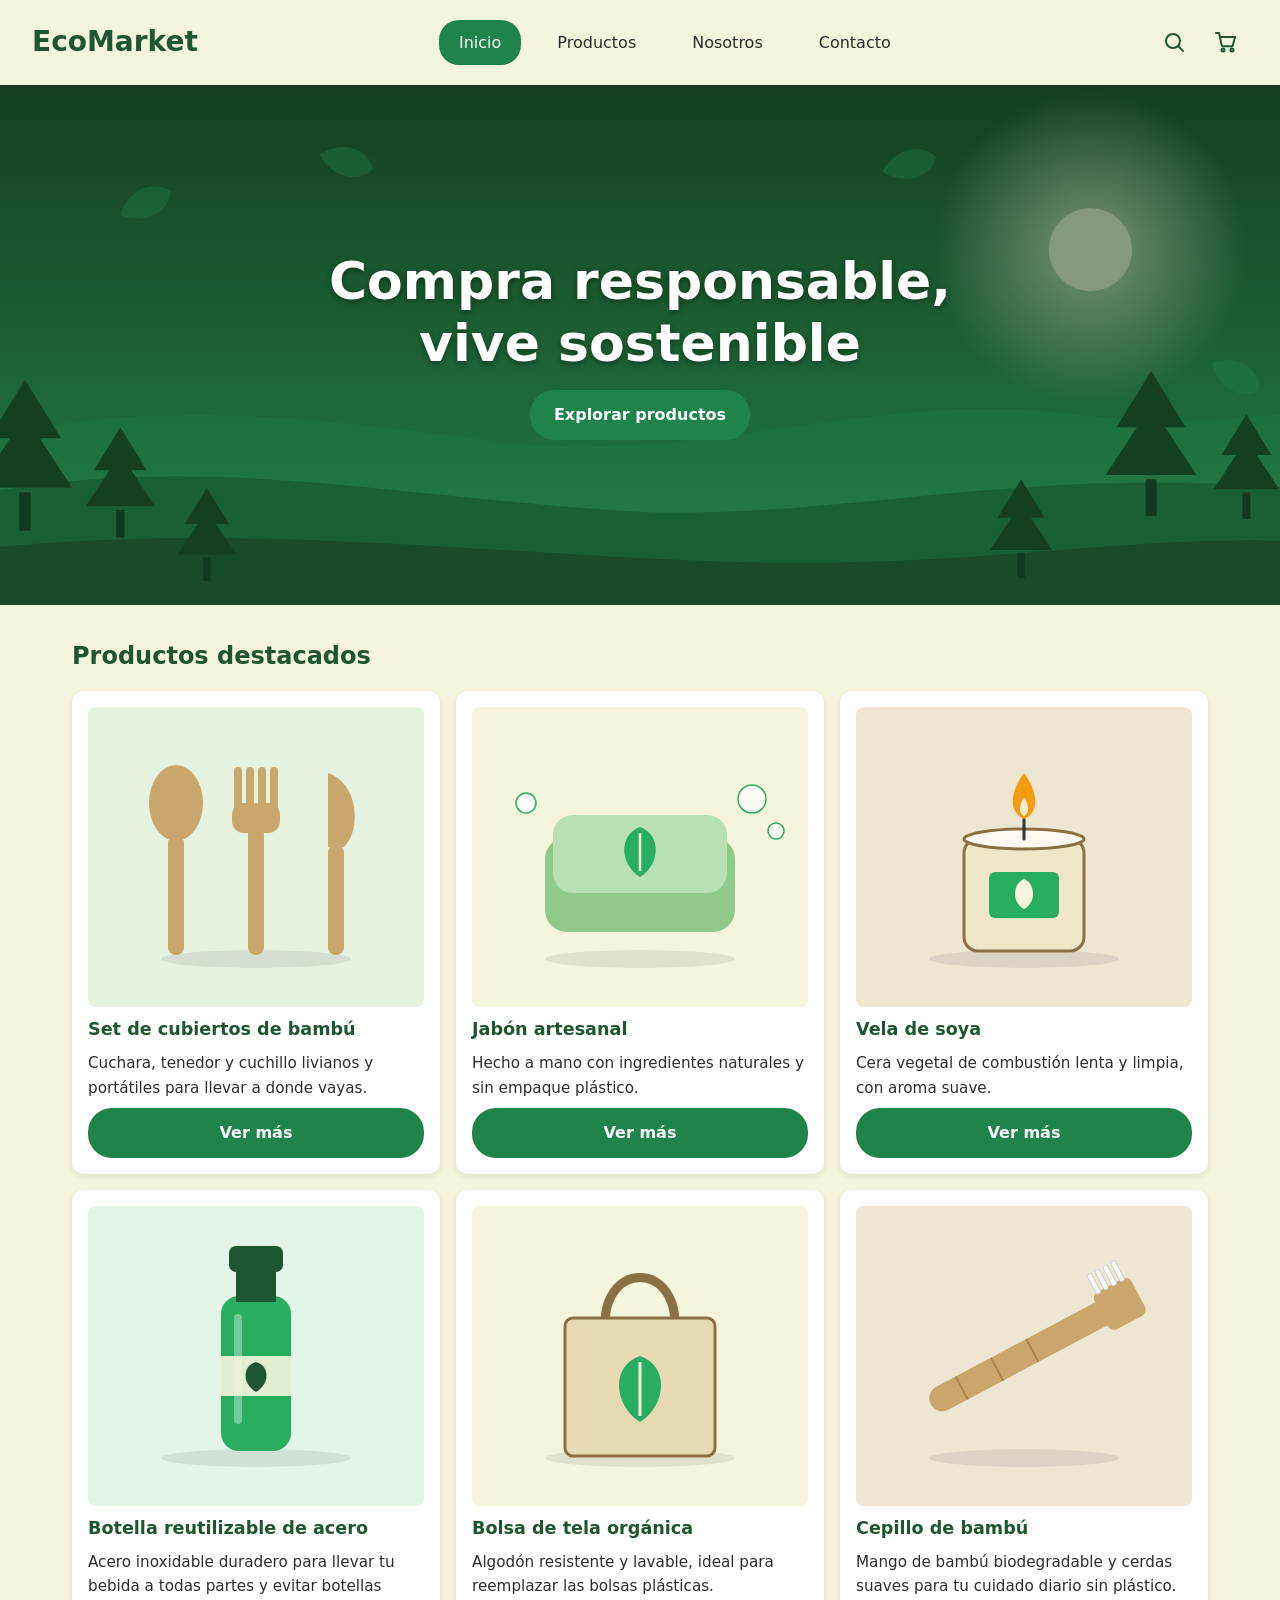
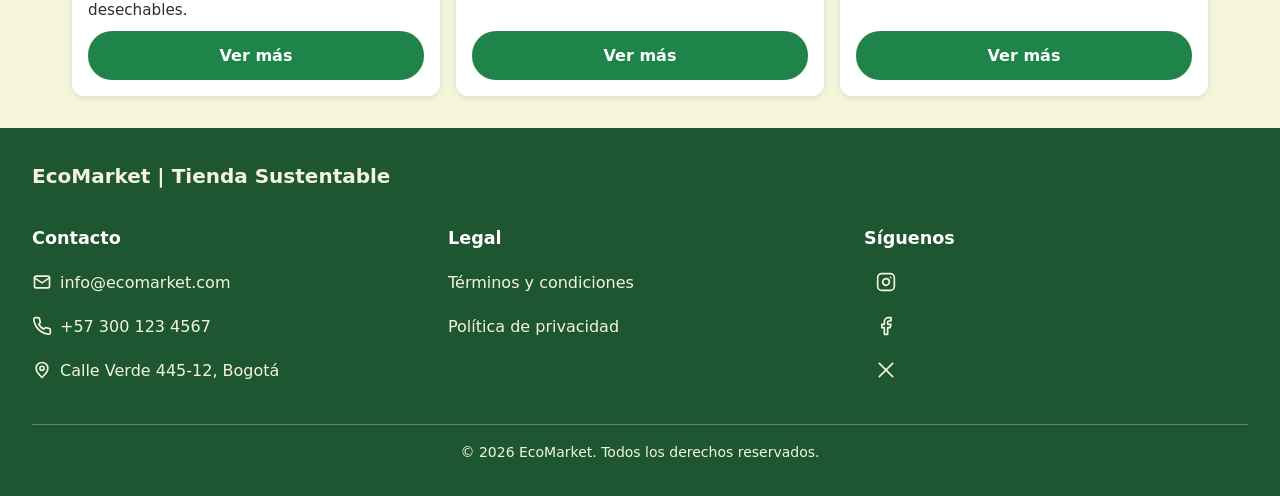
<file: index.html>
<!DOCTYPE html>
<html lang="es">
<head>
    <meta charset="UTF-8">
    <meta name="viewport" content="width=device-width, initial-scale=1.0">
    <meta name="description" content="Tienda de productos sostenibles">
    <meta name="author" content="Juan Diego Velandia">
    <meta name="application-name" content="EcoMarket">
    <link rel="stylesheet" href="css/main.css">
    <link rel="stylesheet" href="css/layout.css">
    <link rel="stylesheet" href="css/components.css">
    <link rel="stylesheet" href="css/animations.css">
    <title>EcoMarket | Compra responsable, vive sostenible</title>
</head>
<body>

    <header class="header">
    
        <a class="header__logo" href="index.html">EcoMarket</a>

        <nav class="menu" aria-label="Navegación principal">
            <ul class="menu__lista">
                <li><a class="menu__enlace menu__enlace--activo" href="index.html" aria-current="page">Inicio</a></li>
                <li><a class="menu__enlace" href="views/productos.html">Productos</a></li>
                <li><a class="menu__enlace" href="views/sobre-nosotros.html">Nosotros</a></li>
                <li><a class="menu__enlace" href="views/contacto.html">Contacto</a></li>
            </ul>
        </nav>

        <div class="acciones">
            <a class="acciones__enlace acciones__enlace--busqueda" href="views/productos.html">
                <img class="acciones__icono" src="img/icons/busqueda.svg" width="24" height="24" alt="Buscar productos">
            </a>
            <a class="acciones__enlace acciones__enlace--carrito" href="#">
                <img class="acciones__icono" src="img/icons/carrito.svg" width="24"  height="24" alt="Carrito de compras">
            </a>
        </div>
    
    </header>

    <main class="main">

        <section class="hero">
            
            <img class="hero__imagen" src="img/hero/hero.svg" width="1600" height="600" alt="">

            <div class="hero__contenido">
                <h1 class="hero__titulo">Compra responsable, vive sostenible</h1>
                <a class="boton hero__cta" href="views/productos.html">Explorar productos</a>
            </div>

        </section>

        <section class="destacados">
            
            <h2 class="destacados__titulo">Productos destacados</h2>

            <div class="destacados__grid">

                <article class="tarjeta">
                    <img class="tarjeta__imagen" src="img/products/cubiertos.svg" width="400" height="300" loading="lazy" alt="Cuchara, tenedor y cuchillo de bambú">
                    <h3 class="tarjeta__nombre">Set de cubiertos de bambú</h3>
                    <p class="tarjeta__descripcion">Cuchara, tenedor y cuchillo livianos y portátiles para llevar a donde vayas.</p>
                    <a class="boton tarjeta__boton" href="views/productos.html" aria-label="Ver más: Set de cubiertos de bambú">Ver más</a>
                </article>

                <article class="tarjeta">
                    <img class="tarjeta__imagen" src="img/products/jabon.svg" width="400" height="300" loading="lazy" alt="Barra de jabón artesanal verde con una hoja">
                    <h3 class="tarjeta__nombre">Jabón artesanal</h3>
                    <p class="tarjeta__descripcion">Hecho a mano con ingredientes naturales y sin empaque plástico.</p>
                    <a class="boton tarjeta__boton" href="views/productos.html" aria-label="Ver más: Jabón artesanal">Ver más</a>
                </article>

                <article class="tarjeta">
                    <img class="tarjeta__imagen" src="img/products/vela.svg" width="400" height="300" loading="lazy" alt="Vela de soya en frasco de vidrio encendida">
                    <h3 class="tarjeta__nombre">Vela de soya</h3>
                    <p class="tarjeta__descripcion">Cera vegetal de combustión lenta y limpia, con aroma suave.</p>
                    <a class="boton tarjeta__boton" href="views/productos.html" aria-label="Ver más: Vela de soya">Ver más</a>
                </article>

                <article class="tarjeta">
                    <img class="tarjeta__imagen" src="img/products/botella.svg" width="400" height="300" loading="lazy" alt="Botella reutilizable de acero inoxidable verde">
                    <h3 class="tarjeta__nombre">Botella reutilizable de acero</h3>
                    <p class="tarjeta__descripcion">Acero inoxidable duradero para llevar tu bebida a todas partes y evitar botellas desechables.</p>
                    <a class="boton tarjeta__boton" href="views/productos.html" aria-label="Ver más: Botella reutilizable de acero">Ver más</a>
                </article>

                <article class="tarjeta">
                    <img class="tarjeta__imagen" src="img/products/bolsa.svg" width="400" height="300" loading="lazy" alt="Bolsa de tela color crema con una hoja verde">
                    <h3 class="tarjeta__nombre">Bolsa de tela orgánica</h3>
                    <p class="tarjeta__descripcion">Algodón resistente y lavable, ideal para reemplazar las bolsas plásticas.</p>
                    <a class="boton tarjeta__boton" href="views/productos.html" aria-label="Ver más: Bolsa de tela orgánica">Ver más</a>
                </article>

                <article class="tarjeta">
                    <img class="tarjeta__imagen" src="img/products/cepillo.svg" width="400" height="300" loading="lazy" alt="Cepillo de dientes con mango de bambú">
                    <h3 class="tarjeta__nombre">Cepillo de bambú</h3>
                    <p class="tarjeta__descripcion">Mango de bambú biodegradable y cerdas suaves para tu cuidado diario sin plástico.</p>
                    <a class="boton tarjeta__boton" href="views/productos.html" aria-label="Ver más: Cepillo de bambú">Ver más</a>
                </article>

            </div>
        </section>

    </main>
    
    <footer class="footer">
        
        <p class="footer__logo">EcoMarket | Tienda Sustentable</p>

        <div class="footer__columnas">
        
            <!-- Sección de Contacto -->
        
            <div class="footer__seccion">
            
                <h3 class="footer__titulo">Contacto</h3>
            
                <address class="footer__address">
                    <ul class="footer__lista">
                        <li class="footer__item">
                            <a class="footer__enlace" href="mailto:info@ecomarket.com">
                                <img class="footer__icono" src="img/icons/correo.svg" width="20" height="20" alt=""> 
                                <span>info@ecomarket.com</span>
                            </a>
                        </li>
                
                        <li class="footer__item">
                            <a class="footer__enlace" href="tel:+573001234567">
                                <img class="footer__icono" src="img/icons/telefono.svg" width="20" height="20" alt="">
                                <span>+57 300 123 4567</span>
                            </a>
                        </li>
            
                        <li class="footer__item">
                            <a class="footer__enlace" href="https://www.google.com/maps/search/?api=1&query=Calle+Verde+445-12+Bogota" target="_blank" rel="noopener noreferrer">
                                <img class="footer__icono" src="img/icons/ubicacion.svg" width="20" height="20" alt="">
                                <span>Calle Verde 445-12, Bogotá</span>
                            </a>
                        </li>
                    </ul>
                </address>
        
            </div>

            <!-- Sección Legal -->
        
            <nav class="footer__seccion" aria-label="Enlaces legales">
            
                <h3 class="footer__titulo">Legal</h3>
            
                <ul class="footer__lista">
                    <li class="footer__item">
                        <a class="footer__enlace" href="#">Términos y condiciones</a>
                    </li>
                    <li class="footer__item">
                        <a class="footer__enlace" href="#">Política de privacidad</a>
                    </li>
                </ul>
            </nav>

            <!-- columna Síguenos -->

             <nav class="footer__seccion" aria-label="Redes sociales">

                <h3 class="footer__titulo">Síguenos</h3>

                <ul class="footer__lista">
                    <li class="footer__item">
                        <a class="footer__enlace" href="https://instagram.com" target="_blank" rel="noopener noreferrer">
                            <img class="footer__icono" src="img/icons/instagram.svg" width="20" height="20" alt="Instagram">
                        </a>
                    </li>
                    <li class="footer__item">
                        <a class="footer__enlace" href="https://facebook.com" target="_blank" rel="noopener noreferrer">
                            <img class="footer__icono" src="img/icons/facebook.svg" width="20" height="20" alt="Facebook">
                        </a>
                    </li>
                    <li class="footer__item">
                        <a class="footer__enlace" href="https://x.com" target="_blank" rel="noopener noreferrer">
                            <img class="footer__icono" src="img/icons/x.svg" width="20" height="20" alt="X">
                        </a>
                    </li>
                </ul>
             </nav>
        
        </div>

        <p class="footer__copy">&copy; 2026 EcoMarket. Todos los derechos reservados.</p>



    </footer>
    
    
</body>
</html>
</file>
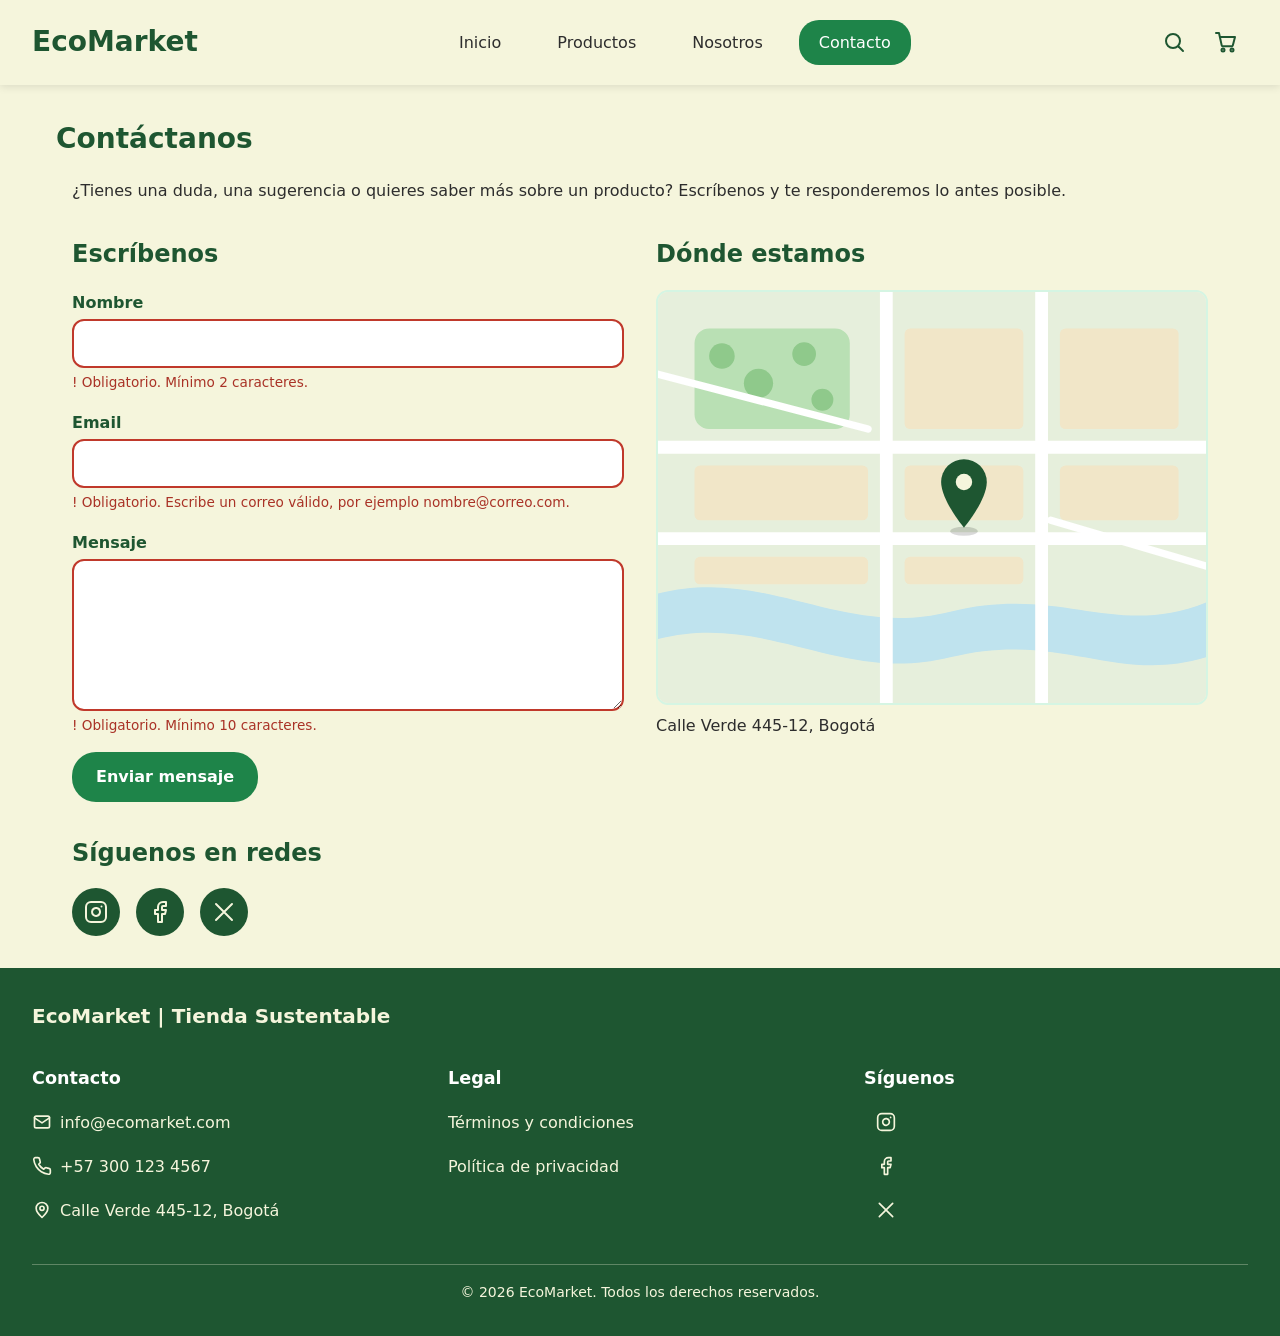
<file: views/contacto.html>
<!DOCTYPE html>
<html lang="es">
<head>
    <meta charset="UTF-8">
    <meta name="viewport" content="width=device-width, initial-scale=1.0">
    <meta name="description" content="Escríbenos a EcoMarket: formulario de contacto, ubicación y redes sociales">
    <meta name="author" content="Juan Diego Velandia">
    <meta name="application-name" content="EcoMarket">
    <link rel="stylesheet" href="../css/main.css">
    <link rel="stylesheet" href="../css/layout.css">
    <link rel="stylesheet" href="../css/components.css">
    <link rel="stylesheet" href="../css/animations.css">
    <title>EcoMarket | Contacto</title>
</head>
<body>

    <header class="header">

        <a class="header__logo" href="../index.html">EcoMarket</a>

        <nav class="menu" aria-label="Navegación principal">
            <ul class="menu__lista">
                <li><a class="menu__enlace" href="../index.html">Inicio</a></li>
                <li><a class="menu__enlace" href="productos.html">Productos</a></li>
                <li><a class="menu__enlace" href="sobre-nosotros.html">Nosotros</a></li>
                <li><a class="menu__enlace menu__enlace--activo" href="contacto.html" aria-current="page">Contacto</a></li>
            </ul>
        </nav>

        <div class="acciones">
            <a class="acciones__enlace acciones__enlace--busqueda" href="productos.html">
                <img class="acciones__icono" src="../img/icons/busqueda.svg" width="24" height="24" alt="Buscar">
            </a>
            <a class="acciones__enlace acciones__enlace--carrito" href="#">
                <img class="acciones__icono" src="../img/icons/carrito.svg" width="24" height="24" alt="Carrito de compras">
            </a>
        </div>

    </header>

    <main class="main">

        <h1 class="main__titulo">Contáctanos</h1>

        <p class="contacto__intro">¿Tienes una duda, una sugerencia o quieres saber más sobre un producto? Escríbenos y te responderemos lo antes posible.</p>

        <div class="contacto">

            <!-- Formulario -->

            <section class="formulario">
                <h2 class="formulario__titulo">Escríbenos</h2>

                <form class="formulario__cuerpo" action="#" method="post">

                <div class="formulario__campo">
                    <label class="formulario__etiqueta" for="nombre">Nombre</label>
                    <input class="formulario__entrada" type="text" id="nombre" name="nombre" required minlength="2" autocomplete="name" aria-describedby="ayuda-nombre">
                    <p class="formulario__ayuda" id="ayuda-nombre">Obligatorio. Mínimo 2 caracteres.</p>
                </div>

                <div class="formulario__campo">
                    <label class="formulario__etiqueta" for="email">Email</label>
                    <input class="formulario__entrada" type="email" id="email" name="email" required autocomplete="email" aria-describedby="ayuda-email">
                    <p class="formulario__ayuda" id="ayuda-email">Obligatorio. Escribe un correo válido, por ejemplo nombre@correo.com.</p>
                </div>

                <div class="formulario__campo">
                    <label class="formulario__etiqueta" for="mensaje">Mensaje</label>
                    <textarea class="formulario__entrada" id="mensaje" name="mensaje" rows="5" required minlength="10" aria-describedby="ayuda-mensaje"></textarea>
                    <p class="formulario__ayuda" id="ayuda-mensaje">Obligatorio. Mínimo 10 caracteres.</p>
                </div>

                    <button class="boton formulario__boton" type="submit">Enviar mensaje</button>

                </form>
            </section>

            <!-- Ubicación -->

            <section class="ubicacion">
                <h2 class="ubicacion__titulo">Dónde estamos</h2>

                <figure class="ubicacion__mapa">
                    <img class="ubicacion__imagen" src="../img/hero/mapa.svg" alt="Mapa estilizado con la ubicación de EcoMarket" width="600" height="450" loading="lazy">
                    <figcaption class="ubicacion__direccion">Calle Verde 445-12, Bogotá</figcaption>
                </figure>
            </section>

            <!-- Redes sociales -->

            <section class="redes">
                <h2 class="redes__titulo">Síguenos en redes</h2>

                <ul class="redes__lista">
                    <li class="redes__item">
                        <a class="redes__enlace" href="https://instagram.com" target="_blank" rel="noopener noreferrer">
                            <img class="redes__icono" src="../img/icons/instagram.svg" width="24" height="24" alt="Instagram">
                        </a>
                    </li>
                    <li class="redes__item">
                        <a class="redes__enlace" href="https://facebook.com" target="_blank" rel="noopener noreferrer">
                            <img class="redes__icono" src="../img/icons/facebook.svg" width="24" height="24" alt="Facebook">
                        </a>
                    </li>
                    <li class="redes__item">
                        <a class="redes__enlace" href="https://x.com" target="_blank" rel="noopener noreferrer">
                            <img class="redes__icono" src="../img/icons/x.svg" width="24" height="24" alt="X">
                        </a>
                    </li>
                </ul>
            </section>

        </div>

    </main>

    <footer class="footer">

        <p class="footer__logo">EcoMarket | Tienda Sustentable</p>

        <div class="footer__columnas">

            <!-- Sección de Contacto -->

            <div class="footer__seccion">

                <h3 class="footer__titulo">Contacto</h3>

                <address class="footer__address">
                    <ul class="footer__lista">
                        <li class="footer__item">
                            <a class="footer__enlace" href="mailto:info@ecomarket.com">
                                <img class="footer__icono" src="../img/icons/correo.svg" width="20" height="20" alt="">
                                <span>info@ecomarket.com</span>
                            </a>
                        </li>

                        <li class="footer__item">
                            <a class="footer__enlace" href="tel:+573001234567">
                                <img class="footer__icono" src="../img/icons/telefono.svg" width="20" height="20" alt="">
                                <span>+57 300 123 4567</span>
                            </a>
                        </li>

                        <li class="footer__item">
                            <a class="footer__enlace" href="https://www.google.com/maps/search/?api=1&query=Calle+Verde+445-12+Bogota" target="_blank" rel="noopener noreferrer">
                                <img class="footer__icono" src="../img/icons/ubicacion.svg" width="20" height="20" alt="">
                                <span>Calle Verde 445-12, Bogotá</span>
                            </a>
                        </li>
                    </ul>
                </address>

            </div>

            <!-- Sección Legal -->

            <nav class="footer__seccion" aria-label="Enlaces legales">

                <h3 class="footer__titulo">Legal</h3>

                <ul class="footer__lista">
                    <li class="footer__item">
                        <a class="footer__enlace" href="#">Términos y condiciones</a>
                    </li>
                    <li class="footer__item">
                        <a class="footer__enlace" href="#">Política de privacidad</a>
                    </li>
                </ul>
            </nav>

            <!-- Sección Síguenos -->

            <nav class="footer__seccion" aria-label="Redes sociales">

                <h3 class="footer__titulo">Síguenos</h3>

                <ul class="footer__lista">
                    <li class="footer__item">
                        <a class="footer__enlace" href="https://instagram.com" target="_blank" rel="noopener noreferrer">
                            <img class="footer__icono" src="../img/icons/instagram.svg" width="20" height="20" alt="Instagram">
                        </a>
                    </li>
                    <li class="footer__item">
                        <a class="footer__enlace" href="https://facebook.com" target="_blank" rel="noopener noreferrer">
                            <img class="footer__icono" src="../img/icons/facebook.svg" width="20" height="20" alt="Facebook">
                        </a>
                    </li>
                    <li class="footer__item">
                        <a class="footer__enlace" href="https://x.com" target="_blank" rel="noopener noreferrer">
                            <img class="footer__icono" src="../img/icons/x.svg" width="20" height="20" alt="X">
                        </a>
                    </li>
                </ul>
            </nav>

        </div>

        <p class="footer__copy">&copy; 2026 EcoMarket. Todos los derechos reservados.</p>

    </footer>

</body>
</html>
</file>
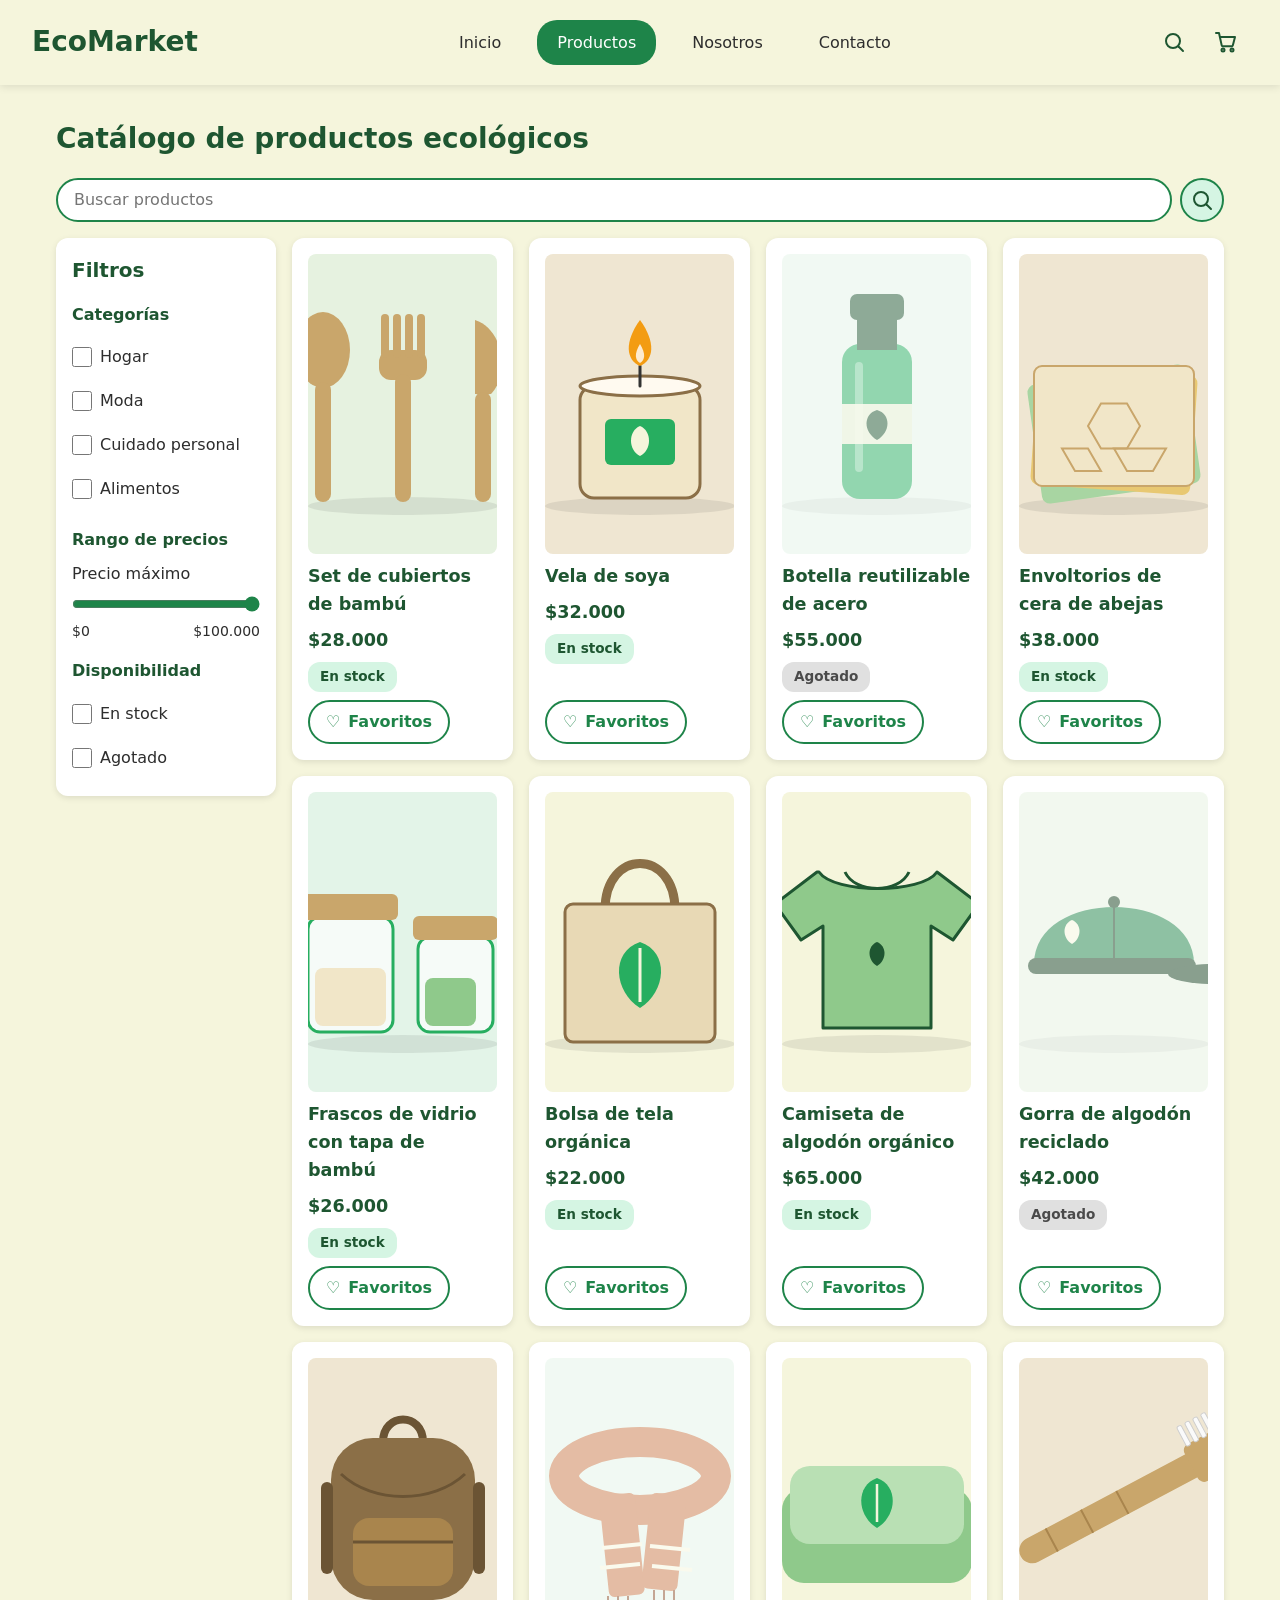
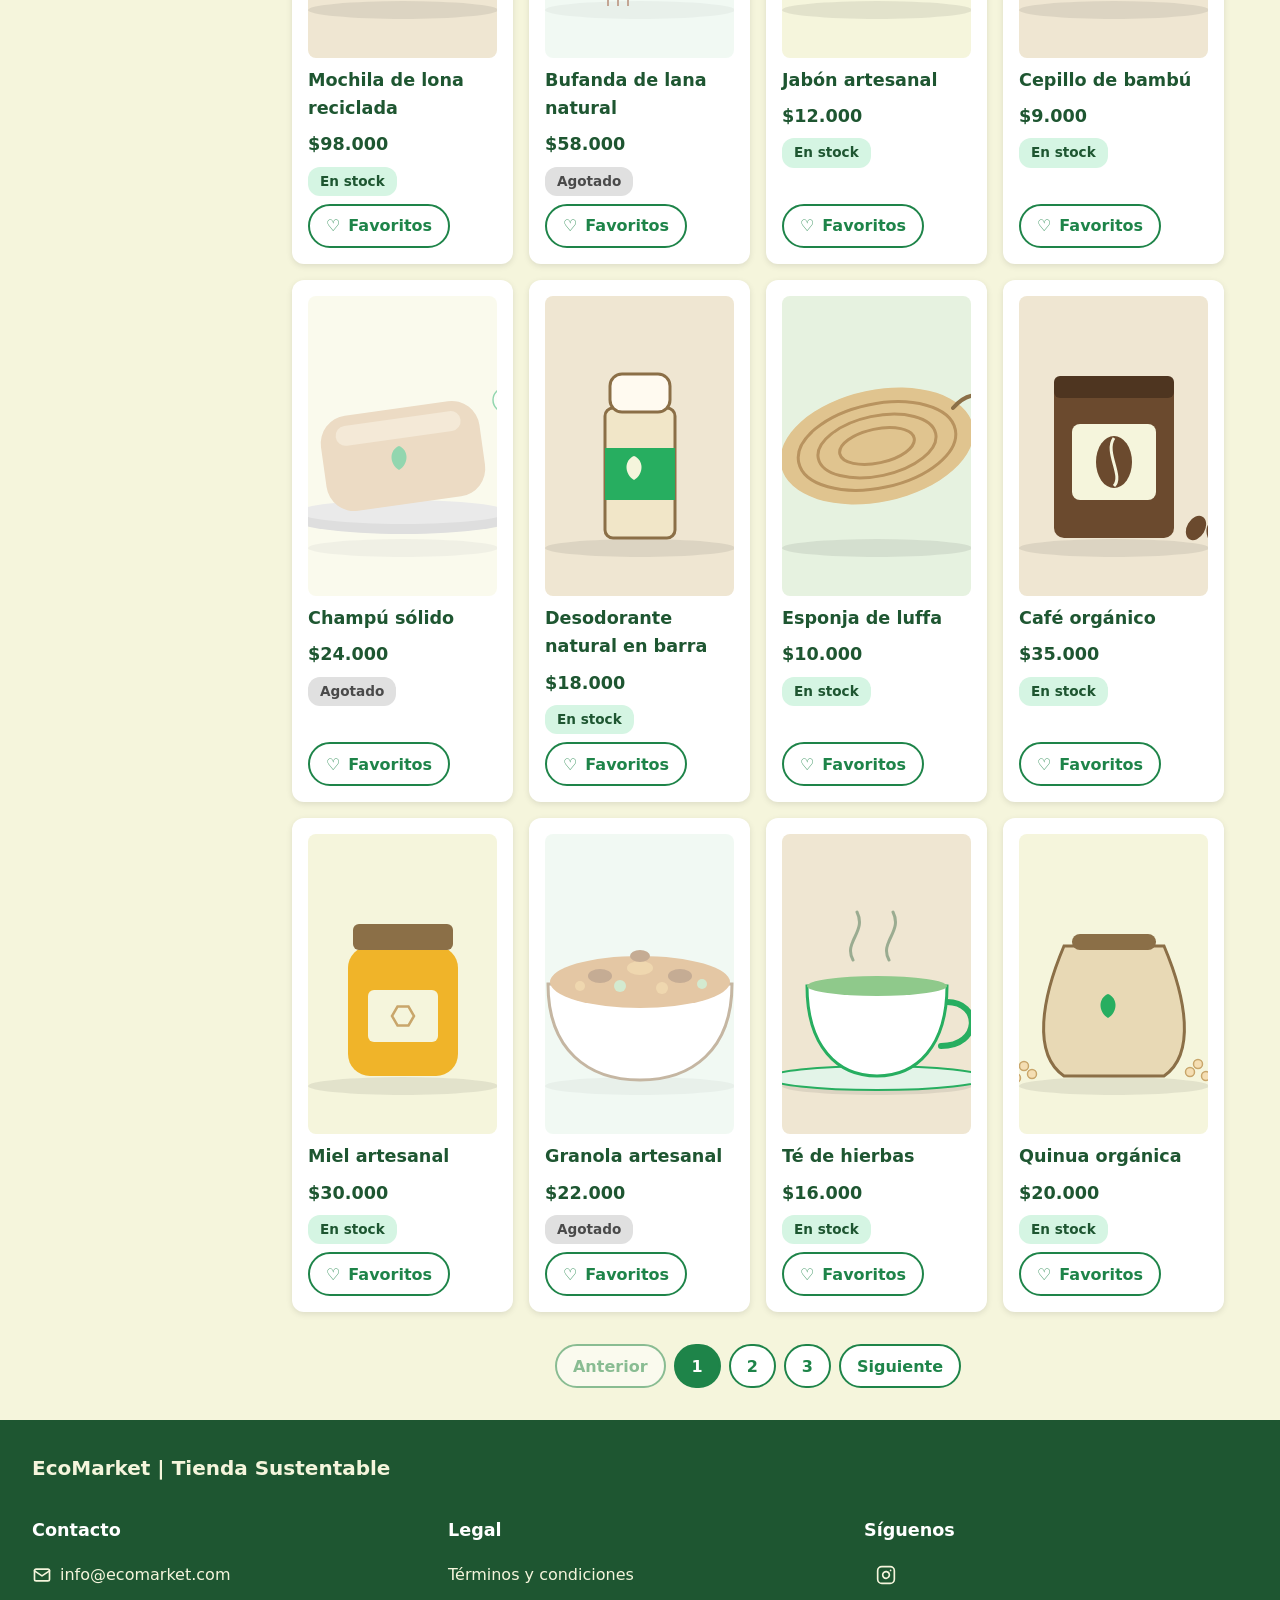
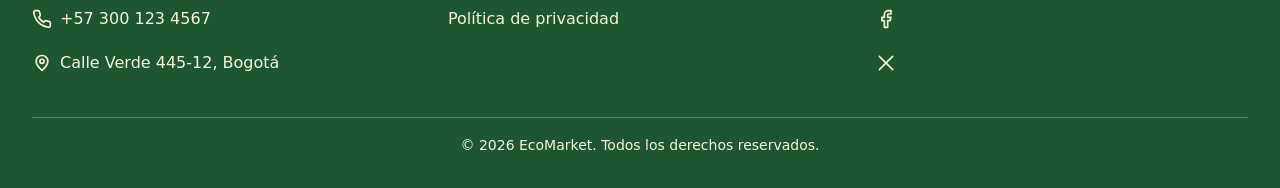
<file: views/productos.html>
<!DOCTYPE html>
<html lang="es">
<head>
    <meta charset="UTF-8">
    <meta name="viewport" content="width=device-width, initial-scale=1.0">
    <meta name="description" content="Catálogo de todos nuestros productos">
    <meta name="author" content="Juan Diego Velandia">
    <meta name="application-name" content="EcoMarket">
    <link rel="stylesheet" href="../css/main.css">
    <link rel="stylesheet" href="../css/layout.css">
    <link rel="stylesheet" href="../css/components.css">
    <link rel="stylesheet" href="../css/animations.css">
    <title>EcoMarket | Productos</title>
</head>
<body>

    <header class="header">

        <a class="header__logo" href="../index.html">EcoMarket</a>

        <nav class="menu" aria-label="Navegación principal">
            <ul class="menu__lista">
                <li><a class="menu__enlace" href="../index.html">Inicio</a></li>
                <li><a class="menu__enlace menu__enlace--activo" href="productos.html" aria-current="page">Productos</a></li>
                <li><a class="menu__enlace" href="sobre-nosotros.html">Nosotros</a></li>
                <li><a class="menu__enlace" href="contacto.html">Contacto</a></li>
            </ul>
        </nav>

        <div class="acciones">
            <a class="acciones__enlace acciones__enlace--busqueda" href="productos.html">
                <img class="acciones__icono" src="../img/icons/busqueda.svg" width="24" height="24" alt="Buscar">
            </a>
            <a class="acciones__enlace acciones__enlace--carrito" href="#">
                <img class="acciones__icono" src="../img/icons/carrito.svg" width="24" height="24" alt="Carrito de compras">
            </a>
        </div>

    </header>

    <main class="main">

        <h1 class="main__titulo">Catálogo de productos ecológicos</h1>

        <div class="catalogo">

            <form class="buscador" role="search" action="#">
                <label class="buscador__etiqueta visualmente-oculto" for="buscar">Buscar productos</label>
                <input id="buscar" class="buscador__campo" type="search" name="q" placeholder="Buscar productos">
                <button class="buscador__boton" type="submit">
                    <img class="buscador__icono" src="../img/icons/busqueda.svg" width="24" height="24" alt="Buscar">
                </button>
            </form>

            <aside class="filtros" aria-labelledby="filtros-titulo">

                <h2 class="filtros__titulo" id="filtros-titulo">Filtros</h2>

                <fieldset class="filtros__grupo">
                    <legend class="filtros__leyenda">Categorías</legend>
                    <div class="filtros__opcion">
                        <input class="filtros__casilla" type="checkbox" id="cat-hogar" name="categoria" value="hogar">
                        <label class="filtros__etiqueta" for="cat-hogar">Hogar</label>
                    </div>

                    <div class="filtros__opcion">
                        <input class="filtros__casilla" type="checkbox" id="cat-moda" name="categoria" value="moda">
                        <label class="filtros__etiqueta" for="cat-moda">Moda</label>
                    </div>

                    <div class="filtros__opcion">
                        <input class="filtros__casilla" type="checkbox" id="cat-cuidado" name="categoria" value="cuidado">
                        <label class="filtros__etiqueta" for="cat-cuidado">Cuidado personal</label>
                    </div>

                    <div class="filtros__opcion">
                        <input class="filtros__casilla" type="checkbox" id="cat-alimentos" name="categoria" value="alimentos">
                        <label class="filtros__etiqueta" for="cat-alimentos">Alimentos</label>
                    </div>
                </fieldset>

                <fieldset class="filtros__grupo">
                    <legend class="filtros__leyenda">Rango de precios</legend>
                    <label class="filtros__etiqueta" for="cat-precio-maximo">Precio máximo</label>
                    <input class="filtros__rango" type="range" id="cat-precio-maximo" name="precio_maximo" min="0" max="100000" step="5000" value="100000">
                    <div class="filtros__limites">
                        <span>$0</span>
                        <span>$100.000</span>
                    </div>
                </fieldset>

                <fieldset class="filtros__grupo">
                    <legend class="filtros__leyenda">Disponibilidad</legend>
                    <div class="filtros__opcion">
                        <input class="filtros__casilla" type="checkbox" id="cat-en-stock" name="disponibilidad" value="stock">
                        <label class="filtros__etiqueta" for="cat-en-stock">En stock</label>
                    </div>

                    <div class="filtros__opcion">
                        <input class="filtros__casilla" type="checkbox" id="cat-agotado" name="disponibilidad" value="agotado">
                        <label class="filtros__etiqueta" for="cat-agotado">Agotado</label>
                    </div>
                </fieldset>

            </aside>

            <section class="productos">

                <h2 class="productos__titulo visualmente-oculto">Todos los productos</h2>

                <div class="productos__grid">

                    <article class="tarjeta">
                        <img class="tarjeta__imagen" src="../img/products/cubiertos.svg" alt="Cuchara, tenedor y cuchillo de bambú" width="400" height="300" loading="lazy">
                        <h3 class="tarjeta__nombre">Set de cubiertos de bambú</h3>
                        <p class="tarjeta__precio">$28.000</p>
                        <p class="tarjeta__estado">En stock</p>
                        <div class="favoritos">
                            <input class="favoritos__casilla visualmente-oculto" type="checkbox" id="fav-1" name="favorito" value="favorito">
                            <label class="favoritos__etiqueta" for="fav-1">Favoritos<span class="visualmente-oculto">: Set de cubiertos de bambú</span></label>
                        </div>
                    </article>

                    <article class="tarjeta">
                        <img class="tarjeta__imagen" src="../img/products/vela.svg" alt="Vela de soya en frasco de vidrio encendida" width="400" height="300" loading="lazy">
                        <h3 class="tarjeta__nombre">Vela de soya</h3>
                        <p class="tarjeta__precio">$32.000</p>
                        <p class="tarjeta__estado">En stock</p>
                        <div class="favoritos">
                            <input class="favoritos__casilla visualmente-oculto" type="checkbox" id="fav-2" name="favorito" value="favorito">
                            <label class="favoritos__etiqueta" for="fav-2">Favoritos<span class="visualmente-oculto">: Vela de soya</span></label>
                        </div>
                    </article>

                    <article class="tarjeta tarjeta--agotada">
                        <img class="tarjeta__imagen" src="../img/products/botella.svg" alt="Botella reutilizable de acero inoxidable verde" width="400" height="300" loading="lazy">
                        <h3 class="tarjeta__nombre">Botella reutilizable de acero</h3>
                        <p class="tarjeta__precio">$55.000</p>
                        <p class="tarjeta__estado tarjeta__estado--agotado">Agotado</p>
                        <div class="favoritos">
                            <input class="favoritos__casilla visualmente-oculto" type="checkbox" id="fav-3" name="favorito" value="favorito">
                            <label class="favoritos__etiqueta" for="fav-3">Favoritos<span class="visualmente-oculto">: Botella reutilizable de acero</span></label>
                        </div>
                    </article>

                    <article class="tarjeta">
                        <img class="tarjeta__imagen" src="../img/products/envoltorios.svg" alt="Tres envoltorios de cera de abejas apilados" width="400" height="300" loading="lazy">
                        <h3 class="tarjeta__nombre">Envoltorios de cera de abejas</h3>
                        <p class="tarjeta__precio">$38.000</p>
                        <p class="tarjeta__estado">En stock</p>
                        <div class="favoritos">
                            <input class="favoritos__casilla visualmente-oculto" type="checkbox" id="fav-4" name="favorito" value="favorito">
                            <label class="favoritos__etiqueta" for="fav-4">Favoritos<span class="visualmente-oculto">: Envoltorios de cera de abejas</span></label>
                        </div>
                    </article>

                    <article class="tarjeta">
                        <img class="tarjeta__imagen" src="../img/products/frascos.svg" alt="Dos frascos de vidrio con tapa de bambú" width="400" height="300" loading="lazy">
                        <h3 class="tarjeta__nombre">Frascos de vidrio con tapa de bambú</h3>
                        <p class="tarjeta__precio">$26.000</p>
                        <p class="tarjeta__estado">En stock</p>
                        <div class="favoritos">
                            <input class="favoritos__casilla visualmente-oculto" type="checkbox" id="fav-5" name="favorito" value="favorito">
                            <label class="favoritos__etiqueta" for="fav-5">Favoritos<span class="visualmente-oculto">: Frascos de vidrio con tapa de bambú</span></label>
                        </div>
                    </article>

                    <article class="tarjeta">
                        <img class="tarjeta__imagen" src="../img/products/bolsa.svg" alt="Bolsa de tela color crema con una hoja verde" width="400" height="300" loading="lazy">
                        <h3 class="tarjeta__nombre">Bolsa de tela orgánica</h3>
                        <p class="tarjeta__precio">$22.000</p>
                        <p class="tarjeta__estado">En stock</p>
                        <div class="favoritos">
                            <input class="favoritos__casilla visualmente-oculto" type="checkbox" id="fav-6" name="favorito" value="favorito">
                            <label class="favoritos__etiqueta" for="fav-6">Favoritos<span class="visualmente-oculto">: Bolsa de tela orgánica</span></label>
                        </div>
                    </article>

                    <article class="tarjeta">
                        <img class="tarjeta__imagen" src="../img/products/camiseta.svg" alt="Camiseta verde de algodón orgánico" width="400" height="300" loading="lazy">
                        <h3 class="tarjeta__nombre">Camiseta de algodón orgánico</h3>
                        <p class="tarjeta__precio">$65.000</p>
                        <p class="tarjeta__estado">En stock</p>
                        <div class="favoritos">
                            <input class="favoritos__casilla visualmente-oculto" type="checkbox" id="fav-7" name="favorito" value="favorito">
                            <label class="favoritos__etiqueta" for="fav-7">Favoritos<span class="visualmente-oculto">: Camiseta de algodón orgánico</span></label>
                        </div>
                    </article>

                    <article class="tarjeta tarjeta--agotada">
                        <img class="tarjeta__imagen" src="../img/products/gorra.svg" alt="Gorra verde con visera" width="400" height="300" loading="lazy">
                        <h3 class="tarjeta__nombre">Gorra de algodón reciclado</h3>
                        <p class="tarjeta__precio">$42.000</p>
                        <p class="tarjeta__estado tarjeta__estado--agotado">Agotado</p>
                        <div class="favoritos">
                            <input class="favoritos__casilla visualmente-oculto" type="checkbox" id="fav-8" name="favorito" value="favorito">
                            <label class="favoritos__etiqueta" for="fav-8">Favoritos<span class="visualmente-oculto">: Gorra de algodón reciclado</span></label>
                        </div>
                    </article>

                    <article class="tarjeta">
                        <img class="tarjeta__imagen" src="../img/products/mochila.svg" alt="Mochila de lona marrón con bolsillo frontal" width="400" height="300" loading="lazy">
                        <h3 class="tarjeta__nombre">Mochila de lona reciclada</h3>
                        <p class="tarjeta__precio">$98.000</p>
                        <p class="tarjeta__estado">En stock</p>
                        <div class="favoritos">
                            <input class="favoritos__casilla visualmente-oculto" type="checkbox" id="fav-9" name="favorito" value="favorito">
                            <label class="favoritos__etiqueta" for="fav-9">Favoritos<span class="visualmente-oculto">: Mochila de lona reciclada</span></label>
                        </div>
                    </article>

                    <article class="tarjeta tarjeta--agotada">
                        <img class="tarjeta__imagen" src="../img/products/bufanda.svg" alt="Bufanda de lana color terracota" width="400" height="300" loading="lazy">
                        <h3 class="tarjeta__nombre">Bufanda de lana natural</h3>
                        <p class="tarjeta__precio">$58.000</p>
                        <p class="tarjeta__estado tarjeta__estado--agotado">Agotado</p>
                        <div class="favoritos">
                            <input class="favoritos__casilla visualmente-oculto" type="checkbox" id="fav-10" name="favorito" value="favorito">
                            <label class="favoritos__etiqueta" for="fav-10">Favoritos<span class="visualmente-oculto">: Bufanda de lana natural</span></label>
                        </div>
                    </article>

                    <article class="tarjeta">
                        <img class="tarjeta__imagen" src="../img/products/jabon.svg" alt="Barra de jabón artesanal verde con una hoja" width="400" height="300" loading="lazy">
                        <h3 class="tarjeta__nombre">Jabón artesanal</h3>
                        <p class="tarjeta__precio">$12.000</p>
                        <p class="tarjeta__estado">En stock</p>
                        <div class="favoritos">
                            <input class="favoritos__casilla visualmente-oculto" type="checkbox" id="fav-11" name="favorito" value="favorito">
                            <label class="favoritos__etiqueta" for="fav-11">Favoritos<span class="visualmente-oculto">: Jabón artesanal</span></label>
                        </div>
                    </article>

                    <article class="tarjeta">
                        <img class="tarjeta__imagen" src="../img/products/cepillo.svg" alt="Cepillo de dientes con mango de bambú" width="400" height="300" loading="lazy">
                        <h3 class="tarjeta__nombre">Cepillo de bambú</h3>
                        <p class="tarjeta__precio">$9.000</p>
                        <p class="tarjeta__estado">En stock</p>
                        <div class="favoritos">
                            <input class="favoritos__casilla visualmente-oculto" type="checkbox" id="fav-12" name="favorito" value="favorito">
                            <label class="favoritos__etiqueta" for="fav-12">Favoritos<span class="visualmente-oculto">: Cepillo de bambú</span></label>
                        </div>
                    </article>

                    <article class="tarjeta tarjeta--agotada">
                        <img class="tarjeta__imagen" src="../img/products/champu.svg" alt="Barra de champú sólido sobre una base metálica" width="400" height="300" loading="lazy">
                        <h3 class="tarjeta__nombre">Champú sólido</h3>
                        <p class="tarjeta__precio">$24.000</p>
                        <p class="tarjeta__estado tarjeta__estado--agotado">Agotado</p>
                        <div class="favoritos">
                            <input class="favoritos__casilla visualmente-oculto" type="checkbox" id="fav-13" name="favorito" value="favorito">
                            <label class="favoritos__etiqueta" for="fav-13">Favoritos<span class="visualmente-oculto">: Champú sólido</span></label>
                        </div>
                    </article>

                    <article class="tarjeta">
                        <img class="tarjeta__imagen" src="../img/products/desodorante.svg" alt="Desodorante natural en tubo de cartón" width="400" height="300" loading="lazy">
                        <h3 class="tarjeta__nombre">Desodorante natural en barra</h3>
                        <p class="tarjeta__precio">$18.000</p>
                        <p class="tarjeta__estado">En stock</p>
                        <div class="favoritos">
                            <input class="favoritos__casilla visualmente-oculto" type="checkbox" id="fav-14" name="favorito" value="favorito">
                            <label class="favoritos__etiqueta" for="fav-14">Favoritos<span class="visualmente-oculto">: Desodorante natural en barra</span></label>
                        </div>
                    </article>

                    <article class="tarjeta">
                        <img class="tarjeta__imagen" src="../img/products/luffa.svg" alt="Esponja de luffa natural" width="400" height="300" loading="lazy">
                        <h3 class="tarjeta__nombre">Esponja de luffa</h3>
                        <p class="tarjeta__precio">$10.000</p>
                        <p class="tarjeta__estado">En stock</p>
                        <div class="favoritos">
                            <input class="favoritos__casilla visualmente-oculto" type="checkbox" id="fav-15" name="favorito" value="favorito">
                            <label class="favoritos__etiqueta" for="fav-15">Favoritos<span class="visualmente-oculto">: Esponja de luffa</span></label>
                        </div>
                    </article>

                    <article class="tarjeta">
                        <img class="tarjeta__imagen" src="../img/products/cafe.svg" alt="Bolsa de café orgánico" width="400" height="300" loading="lazy">
                        <h3 class="tarjeta__nombre">Café orgánico</h3>
                        <p class="tarjeta__precio">$35.000</p>
                        <p class="tarjeta__estado">En stock</p>
                        <div class="favoritos">
                            <input class="favoritos__casilla visualmente-oculto" type="checkbox" id="fav-16" name="favorito" value="favorito">
                            <label class="favoritos__etiqueta" for="fav-16">Favoritos<span class="visualmente-oculto">: Café orgánico</span></label>
                        </div>
                    </article>

                    <article class="tarjeta">
                        <img class="tarjeta__imagen" src="../img/products/miel.svg" alt="Frasco de miel artesanal" width="400" height="300" loading="lazy">
                        <h3 class="tarjeta__nombre">Miel artesanal</h3>
                        <p class="tarjeta__precio">$30.000</p>
                        <p class="tarjeta__estado">En stock</p>
                        <div class="favoritos">
                            <input class="favoritos__casilla visualmente-oculto" type="checkbox" id="fav-17" name="favorito" value="favorito">
                            <label class="favoritos__etiqueta" for="fav-17">Favoritos<span class="visualmente-oculto">: Miel artesanal</span></label>
                        </div>
                    </article>

                    <article class="tarjeta tarjeta--agotada">
                        <img class="tarjeta__imagen" src="../img/products/granola.svg" alt="Tazón de granola artesanal" width="400" height="300" loading="lazy">
                        <h3 class="tarjeta__nombre">Granola artesanal</h3>
                        <p class="tarjeta__precio">$22.000</p>
                        <p class="tarjeta__estado tarjeta__estado--agotado">Agotado</p>
                        <div class="favoritos">
                            <input class="favoritos__casilla visualmente-oculto" type="checkbox" id="fav-18" name="favorito" value="favorito">
                            <label class="favoritos__etiqueta" for="fav-18">Favoritos<span class="visualmente-oculto">: Granola artesanal</span></label>
                        </div>
                    </article>

                    <article class="tarjeta">
                        <img class="tarjeta__imagen" src="../img/products/te.svg" alt="Taza de té de hierbas con vapor" width="400" height="300" loading="lazy">
                        <h3 class="tarjeta__nombre">Té de hierbas</h3>
                        <p class="tarjeta__precio">$16.000</p>
                        <p class="tarjeta__estado">En stock</p>
                        <div class="favoritos">
                            <input class="favoritos__casilla visualmente-oculto" type="checkbox" id="fav-19" name="favorito" value="favorito">
                            <label class="favoritos__etiqueta" for="fav-19">Favoritos<span class="visualmente-oculto">: Té de hierbas</span></label>
                        </div>
                    </article>

                    <article class="tarjeta">
                        <img class="tarjeta__imagen" src="../img/products/quinua.svg" alt="Saco de tela con quinua orgánica" width="400" height="300" loading="lazy">
                        <h3 class="tarjeta__nombre">Quinua orgánica</h3>
                        <p class="tarjeta__precio">$20.000</p>
                        <p class="tarjeta__estado">En stock</p>
                        <div class="favoritos">
                            <input class="favoritos__casilla visualmente-oculto" type="checkbox" id="fav-20" name="favorito" value="favorito">
                            <label class="favoritos__etiqueta" for="fav-20">Favoritos<span class="visualmente-oculto">: Quinua orgánica</span></label>
                        </div>
                    </article>

                </div>

                <nav class="paginacion" aria-label="Paginación">
                    <ul class="paginacion__lista">
                        <li><a class="paginacion__enlace" href="#" aria-disabled="true">Anterior</a></li>
                        <li><a class="paginacion__enlace" href="#" aria-current="page">1</a></li>
                        <li><a class="paginacion__enlace" href="#">2</a></li>
                        <li><a class="paginacion__enlace" href="#">3</a></li>
                        <li><a class="paginacion__enlace" href="#">Siguiente</a></li>
                    </ul>
                </nav>

            </section>
        </div>

    </main>

    <footer class="footer">

        <p class="footer__logo">EcoMarket | Tienda Sustentable</p>

        <div class="footer__columnas">

            <!-- Sección de Contacto -->

            <div class="footer__seccion">

                <h3 class="footer__titulo">Contacto</h3>

                <address class="footer__address">
                    <ul class="footer__lista">
                        <li class="footer__item">
                            <a class="footer__enlace" href="mailto:info@ecomarket.com">
                                <img class="footer__icono" src="../img/icons/correo.svg" width="20" height="20" alt="">
                                <span>info@ecomarket.com</span>
                            </a>
                        </li>

                        <li class="footer__item">
                            <a class="footer__enlace" href="tel:+573001234567">
                                <img class="footer__icono" src="../img/icons/telefono.svg" width="20" height="20" alt="">
                                <span>+57 300 123 4567</span>
                            </a>
                        </li>

                        <li class="footer__item">
                            <a class="footer__enlace" href="https://www.google.com/maps/search/?api=1&query=Calle+Verde+445-12+Bogota" target="_blank" rel="noopener noreferrer">
                                <img class="footer__icono" src="../img/icons/ubicacion.svg" width="20" height="20" alt="">
                                <span>Calle Verde 445-12, Bogotá</span>
                            </a>
                        </li>
                    </ul>
                </address>

            </div>

            <!-- Sección Legal -->

            <nav class="footer__seccion" aria-label="Enlaces legales">

                <h3 class="footer__titulo">Legal</h3>

                <ul class="footer__lista">
                    <li class="footer__item">
                        <a class="footer__enlace" href="#">Términos y condiciones</a>
                    </li>
                    <li class="footer__item">
                        <a class="footer__enlace" href="#">Política de privacidad</a>
                    </li>
                </ul>
            </nav>

            <!-- Sección Síguenos -->

            <nav class="footer__seccion" aria-label="Redes sociales">

                <h3 class="footer__titulo">Síguenos</h3>

                <ul class="footer__lista">
                    <li class="footer__item">
                        <a class="footer__enlace" href="https://instagram.com" target="_blank" rel="noopener noreferrer">
                            <img class="footer__icono" src="../img/icons/instagram.svg" width="20" height="20" alt="Instagram">
                        </a>
                    </li>
                    <li class="footer__item">
                        <a class="footer__enlace" href="https://facebook.com" target="_blank" rel="noopener noreferrer">
                            <img class="footer__icono" src="../img/icons/facebook.svg" width="20" height="20" alt="Facebook">
                        </a>
                    </li>
                    <li class="footer__item">
                        <a class="footer__enlace" href="https://x.com" target="_blank" rel="noopener noreferrer">
                            <img class="footer__icono" src="../img/icons/x.svg" width="20" height="20" alt="X">
                        </a>
                    </li>
                </ul>
            </nav>

        </div>

        <p class="footer__copy">&copy; 2026 EcoMarket. Todos los derechos reservados.</p>

    </footer>

</body>
</html>
</file>
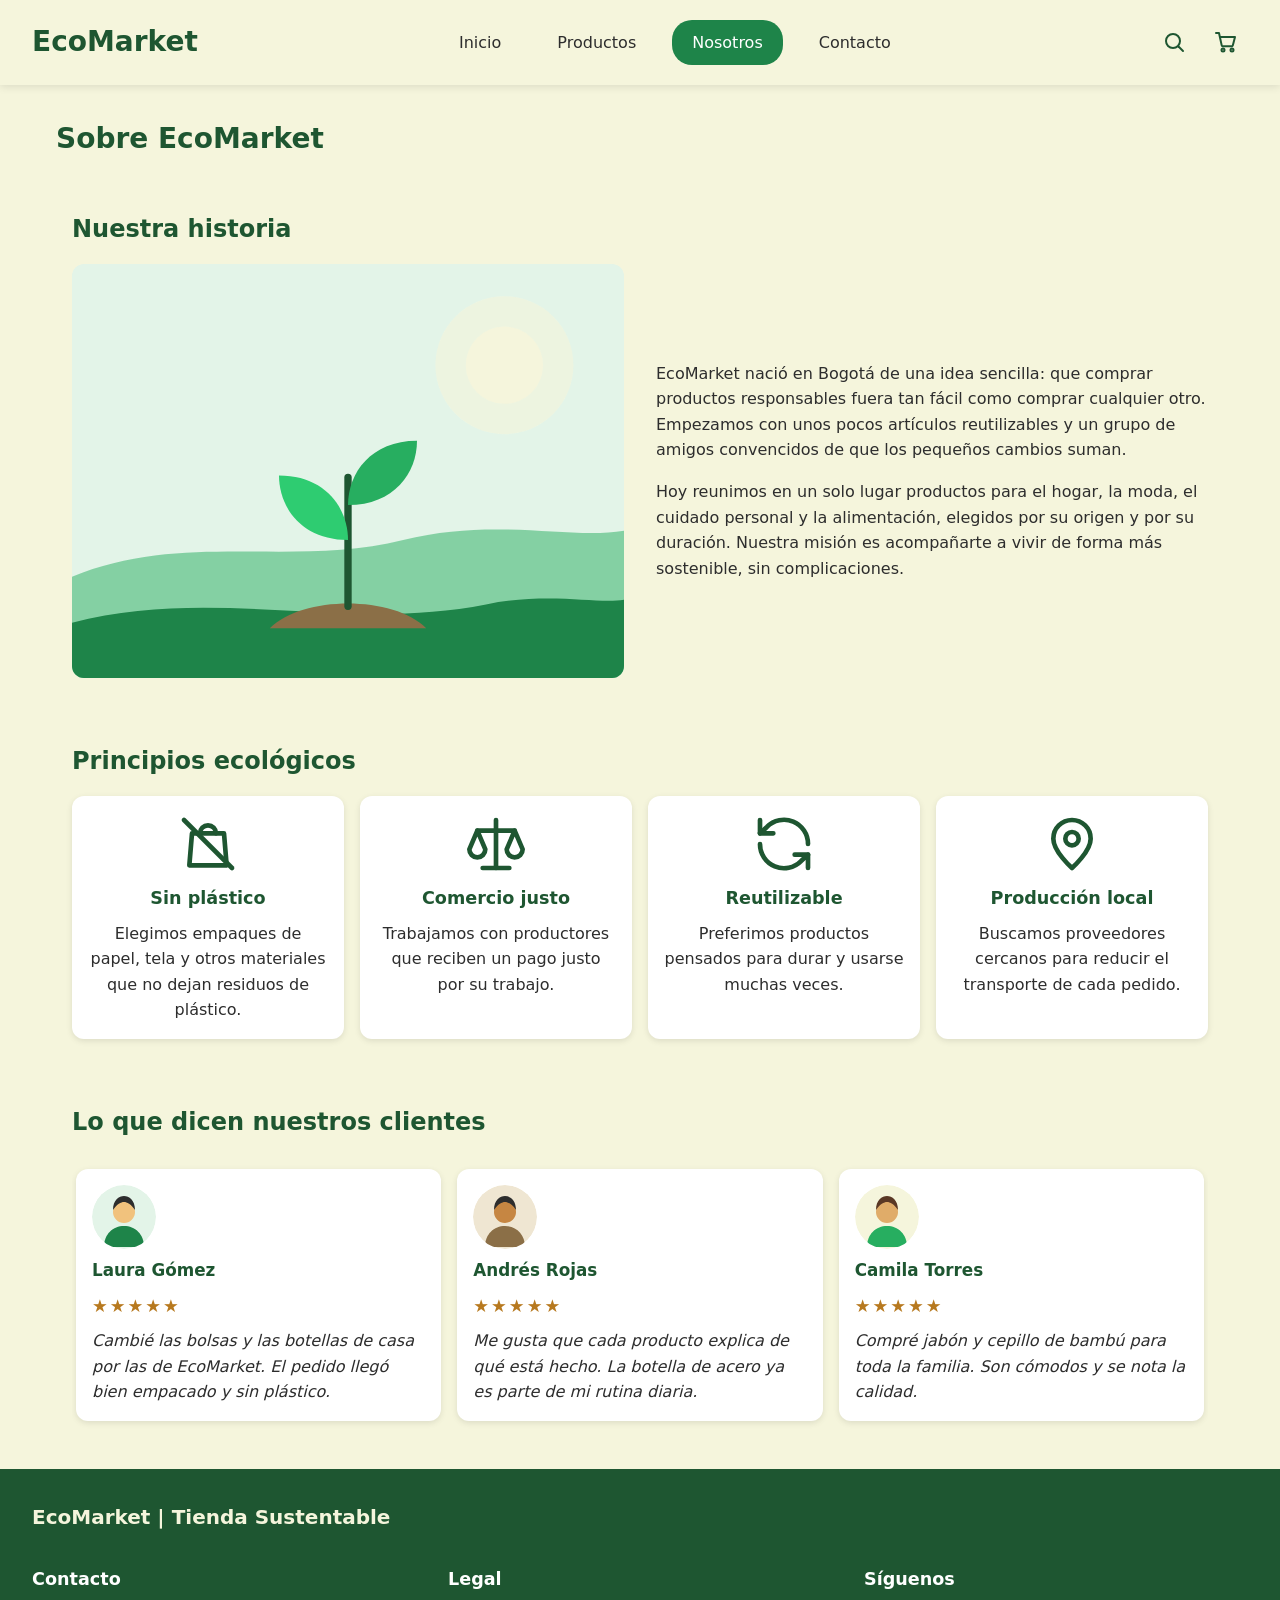
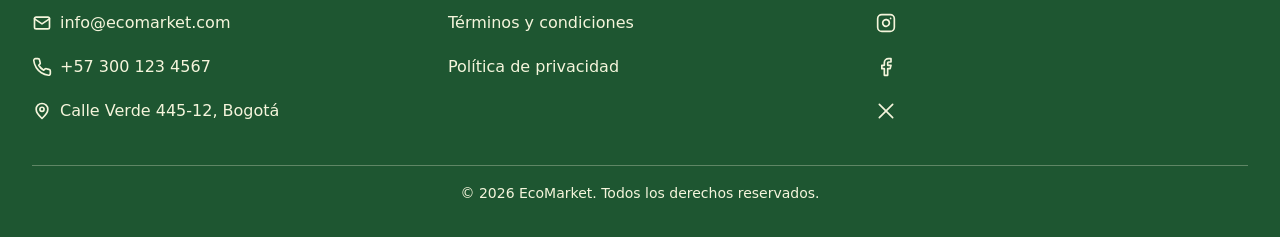
<file: views/sobre-nosotros.html>
<!DOCTYPE html>
<html lang="es">
<head>
    <meta charset="UTF-8">
    <meta name="viewport" content="width=device-width, initial-scale=1.0">
    <meta name="description" content="Conoce la historia, los principios ecológicos y las opiniones de los clientes de EcoMarket">
    <meta name="author" content="Juan Diego Velandia">
    <meta name="application-name" content="EcoMarket">
    <link rel="stylesheet" href="../css/main.css">
    <link rel="stylesheet" href="../css/layout.css">
    <link rel="stylesheet" href="../css/components.css">
    <link rel="stylesheet" href="../css/animations.css">
    <title>EcoMarket | Sobre nosotros</title>
</head>
<body>

    <header class="header">

        <a class="header__logo" href="../index.html">EcoMarket</a>

        <nav class="menu" aria-label="Navegación principal">
            <ul class="menu__lista">
                <li><a class="menu__enlace" href="../index.html">Inicio</a></li>
                <li><a class="menu__enlace" href="productos.html">Productos</a></li>
                <li><a class="menu__enlace menu__enlace--activo" href="sobre-nosotros.html" aria-current="page">Nosotros</a></li>
                <li><a class="menu__enlace" href="contacto.html">Contacto</a></li>
            </ul>
        </nav>

        <div class="acciones">
            <a class="acciones__enlace acciones__enlace--busqueda" href="productos.html">
                <img class="acciones__icono" src="../img/icons/busqueda.svg" width="24" height="24" alt="Buscar">
            </a>
            <a class="acciones__enlace acciones__enlace--carrito" href="#">
                <img class="acciones__icono" src="../img/icons/carrito.svg" width="24" height="24" alt="Carrito de compras">
            </a>
        </div>

    </header>

    <main class="main">

        <h1 class="main__titulo">Sobre EcoMarket</h1>

        <!-- Historia -->

        <section class="historia">
            <h2 class="historia__titulo">Nuestra historia</h2>

            <div class="historia__contenido">
                <img class="historia__imagen" src="../img/hero/historia.svg" alt="Brote verde creciendo en la tierra bajo el sol" width="600" height="450">

                <div class="historia__texto">
                    <p class="historia__parrafo">EcoMarket nació en Bogotá de una idea sencilla: que comprar productos responsables fuera tan fácil como comprar cualquier otro. Empezamos con unos pocos artículos reutilizables y un grupo de amigos convencidos de que los pequeños cambios suman.</p>
                    <p class="historia__parrafo">Hoy reunimos en un solo lugar productos para el hogar, la moda, el cuidado personal y la alimentación, elegidos por su origen y por su duración. Nuestra misión es acompañarte a vivir de forma más sostenible, sin complicaciones.</p>
                </div>
            </div>
        </section>

        <!-- Principios ecológicos -->

        <section class="principios">
            <h2 class="principios__titulo">Principios ecológicos</h2>

            <ul class="principios__lista">
                <li class="principios__item">
                    <img class="principios__icono" src="../img/icons/sin-plastico.svg" alt="" width="64" height="64" loading="lazy">
                    <h3 class="principios__nombre">Sin plástico</h3>
                    <p class="principios__descripcion">Elegimos empaques de papel, tela y otros materiales que no dejan residuos de plástico.</p>
                </li>
                <li class="principios__item">
                    <img class="principios__icono" src="../img/icons/comercio-justo.svg" alt="" width="64" height="64" loading="lazy">
                    <h3 class="principios__nombre">Comercio justo</h3>
                    <p class="principios__descripcion">Trabajamos con productores que reciben un pago justo por su trabajo.</p>
                </li>
                <li class="principios__item">
                    <img class="principios__icono" src="../img/icons/reutilizable.svg" alt="" width="64" height="64" loading="lazy">
                    <h3 class="principios__nombre">Reutilizable</h3>
                    <p class="principios__descripcion">Preferimos productos pensados para durar y usarse muchas veces.</p>
                </li>
                <li class="principios__item">
                    <img class="principios__icono" src="../img/icons/local.svg" alt="" width="64" height="64" loading="lazy">
                    <h3 class="principios__nombre">Producción local</h3>
                    <p class="principios__descripcion">Buscamos proveedores cercanos para reducir el transporte de cada pedido.</p>
                </li>
            </ul>
        </section>

        <!-- Testimonios -->

        <section class="testimonios">
            <h2 class="testimonios__titulo">Lo que dicen nuestros clientes</h2>

            <div class="testimonios__carrusel" role="region" aria-label="Opiniones de clientes" tabindex="0">
                <article class="testimonio">
                    <img class="testimonio__foto" src="../img/icons/cliente-1.svg" alt="" width="64" height="64" loading="lazy">
                    <h3 class="testimonio__nombre">Laura Gómez</h3>
                    <p class="testimonio__estrellas"><span aria-hidden="true">★★★★★</span><span class="visualmente-oculto">5 de 5 estrellas</span></p>
                    <p class="testimonio__comentario">Cambié las bolsas y las botellas de casa por las de EcoMarket. El pedido llegó bien empacado y sin plástico.</p>
                </article>
                <article class="testimonio">
                    <img class="testimonio__foto" src="../img/icons/cliente-2.svg" alt="" width="64" height="64" loading="lazy">
                    <h3 class="testimonio__nombre">Andrés Rojas</h3>
                    <p class="testimonio__estrellas"><span aria-hidden="true">★★★★★</span><span class="visualmente-oculto">5 de 5 estrellas</span></p>
                    <p class="testimonio__comentario">Me gusta que cada producto explica de qué está hecho. La botella de acero ya es parte de mi rutina diaria.</p>
                </article>
                <article class="testimonio">
                    <img class="testimonio__foto" src="../img/icons/cliente-3.svg" alt="" width="64" height="64" loading="lazy">
                    <h3 class="testimonio__nombre">Camila Torres</h3>
                    <p class="testimonio__estrellas"><span aria-hidden="true">★★★★★</span><span class="visualmente-oculto">5 de 5 estrellas</span></p>
                    <p class="testimonio__comentario">Compré jabón y cepillo de bambú para toda la familia. Son cómodos y se nota la calidad.</p>
                </article>
                <article class="testimonio">
                    <img class="testimonio__foto" src="../img/icons/cliente-4.svg" alt="" width="64" height="64" loading="lazy">
                    <h3 class="testimonio__nombre">Santiago Pérez</h3>
                    <p class="testimonio__estrellas"><span aria-hidden="true">★★★★★</span><span class="visualmente-oculto">5 de 5 estrellas</span></p>
                    <p class="testimonio__comentario">La página es clara y fácil de usar. Encontré todo lo que buscaba para mi cocina en pocos minutos.</p>
                </article>
            </div>
        </section>

    </main>

    <footer class="footer">

        <p class="footer__logo">EcoMarket | Tienda Sustentable</p>

        <div class="footer__columnas">

            <!-- Sección de Contacto -->

            <div class="footer__seccion">

                <h3 class="footer__titulo">Contacto</h3>

                <address class="footer__address">
                    <ul class="footer__lista">
                        <li class="footer__item">
                            <a class="footer__enlace" href="mailto:info@ecomarket.com">
                                <img class="footer__icono" src="../img/icons/correo.svg" width="20" height="20" alt="">
                                <span>info@ecomarket.com</span>
                            </a>
                        </li>

                        <li class="footer__item">
                            <a class="footer__enlace" href="tel:+573001234567">
                                <img class="footer__icono" src="../img/icons/telefono.svg" width="20" height="20" alt="">
                                <span>+57 300 123 4567</span>
                            </a>
                        </li>

                        <li class="footer__item">
                            <a class="footer__enlace" href="https://www.google.com/maps/search/?api=1&query=Calle+Verde+445-12+Bogota" target="_blank" rel="noopener noreferrer">
                                <img class="footer__icono" src="../img/icons/ubicacion.svg" width="20" height="20" alt="">
                                <span>Calle Verde 445-12, Bogotá</span>
                            </a>
                        </li>
                    </ul>
                </address>

            </div>

            <!-- Sección Legal -->

            <nav class="footer__seccion" aria-label="Enlaces legales">

                <h3 class="footer__titulo">Legal</h3>

                <ul class="footer__lista">
                    <li class="footer__item">
                        <a class="footer__enlace" href="#">Términos y condiciones</a>
                    </li>
                    <li class="footer__item">
                        <a class="footer__enlace" href="#">Política de privacidad</a>
                    </li>
                </ul>
            </nav>

            <!-- Sección Síguenos -->

            <nav class="footer__seccion" aria-label="Redes sociales">

                <h3 class="footer__titulo">Síguenos</h3>

                <ul class="footer__lista">
                    <li class="footer__item">
                        <a class="footer__enlace" href="https://instagram.com" target="_blank" rel="noopener noreferrer">
                            <img class="footer__icono" src="../img/icons/instagram.svg" width="20" height="20" alt="Instagram">
                        </a>
                    </li>
                    <li class="footer__item">
                        <a class="footer__enlace" href="https://facebook.com" target="_blank" rel="noopener noreferrer">
                            <img class="footer__icono" src="../img/icons/facebook.svg" width="20" height="20" alt="Facebook">
                        </a>
                    </li>
                    <li class="footer__item">
                        <a class="footer__enlace" href="https://x.com" target="_blank" rel="noopener noreferrer">
                            <img class="footer__icono" src="../img/icons/x.svg" width="20" height="20" alt="X">
                        </a>
                    </li>
                </ul>
            </nav>

        </div>

        <p class="footer__copy">&copy; 2026 EcoMarket. Todos los derechos reservados.</p>

    </footer>

</body>
</html>
</file>
<file: css/main.css>
/* ===== Variables ===== */
:root {
    --color-verde-principal: #2ecc71;   
    --color-verde-secundario: #27ae60;  
    --color-verde-oscuro: #1e5631;      
    --color-verde-boton: #1e8449;       
    --color-verde-suave: #d5f5e3;       
    --color-fondo: #f5f5dc;             
    --color-texto: #2d2d2d;             
    --color-blanco: #ffffff;

    --fuente-base: system-ui, -apple-system, "Segoe UI", Roboto, Arial, sans-serif;

    --espacio-s: 0.5rem;
    --espacio-m: 1rem;
    --espacio-l: 2rem;
}

/* ===== Reset ===== */
*,
*::before,
*::after {
    box-sizing: border-box;  
    margin: 0;                
    padding: 0;               
}

/* ===== Base ===== */
body {
    font-family: var(--fuente-base);   
    font-size: 1rem;                   
    line-height: 1.6;                  
    color: var(--color-texto);
    background-color: var(--color-fondo);
}

a {
    color: inherit;            
    text-decoration: none;     
}

ul {
    list-style: none;          
}

img {
    display: block;            
    max-width: 100%;           
}

.visualmente-oculto {
    position: absolute;
    width: 1px;
    height: 1px;
    margin: -1px;
    padding: 0;
    overflow: hidden;
    clip: rect(0, 0, 0, 0);
    white-space: nowrap;
    border: 0;
}
</file>
<file: css/layout.css>
/* ===== HEADER ===== */
.header {
    position: sticky;                          
    top: 0;                                    
    z-index: 100;                             
    display: flex;                             
    flex-wrap: wrap;                          
    align-items: center;                       
    justify-content: space-between;            
    padding: var(--espacio-m);
    background-color: var(--color-fondo);      
    box-shadow: 0 2px 8px rgba(0, 0, 0, 0.1);  
}

.header__logo {
    order: 1;                                  
    font-size: 1.75rem;
    font-weight: 700;                          
    color: var(--color-verde-oscuro);
}

/* ===== MENÚ ===== */
.menu {
    order: 3;                                  
    width: 100%;                               
}

.menu__lista {
    display: flex;                             
    flex-wrap: wrap;                           
    justify-content: space-between;            
}

.menu__enlace {
    display: block;                            
    padding: 0.75rem 0.5rem;                   
    font-size: 0.95rem;                        
    border-radius: 20px;                        
    transition: background-color 0.2s;         
}

.menu__enlace:hover {
    background-color: var(--color-verde-suave);
}

.menu__enlace--activo {
    background-color: var(--color-verde-boton);
    color: var(--color-blanco);                
}

/* ===== ACCESOS ===== */
.acciones {
    order: 2;                                  
    display: flex;                             
    gap: var(--espacio-s);                     
}

.acciones__enlace {
    display: flex;                             
    align-items: center;
    justify-content: center;
    width: 44px;                               
    height: 44px;
    border-radius: 50%;                        
    transition: background-color 0.2s;
}

.acciones__enlace:hover {
    background-color: var(--color-verde-suave);
}

.acciones__icono {
    width: 24px;                              
    height: 24px;
}

/* ===== FOCO PARA TECLADO ===== */
.header a:focus-visible {
    outline: 3px solid var(--color-verde-secundario);   
    outline-offset: 2px;                                
}

/* ===== HEADER EN ESCRITORIO ===== */
@media (min-width: 1024px) {
    .header {
        flex-wrap: nowrap;                     
        padding: 1.25rem var(--espacio-l);
        min-height: 80px;
    }

    .menu {
        order: 2;                              
        width: auto;                           
    }

    .menu__lista {
        gap: var(--espacio-m);                 
    }

    .menu__enlace {
        padding: 0.6rem 1.25rem;                  
        font-size: 1rem;
    }

    .acciones {
        order: 3;                              
    }
}

/* ===================== FOOTER ===================== */
.footer {
    padding: var(--espacio-l) var(--espacio-m);
    background-color: var(--color-verde-oscuro);   
    color: var(--color-fondo);                     
}

.footer__logo {
    margin-bottom: var(--espacio-l);
    font-size: 1.25rem;
    font-weight: 700;
}

/* ----- Columnas ----- */
.footer__columnas {
    display: grid;
    grid-template-columns: 1fr;                    
    gap: var(--espacio-l);
}

.footer__titulo {
    margin-bottom: var(--espacio-s);
    font-size: 1.1rem;                          
    color: var(--color-blanco);
}

.footer__address {
    font-style: normal;                          
}

/* ----- Listas y enlaces ----- */
.footer__lista {
    display: flex;
    flex-direction: column;                      
}

.footer__enlace {
    display: inline-flex;                         
    align-items: center;                       
    justify-content: center;                      
    gap: var(--espacio-s);                       
    min-width: 44px;                               
    min-height: 44px;                              
    transition: color 0.2s;
}

.footer__enlace:hover {
    color: var(--color-blanco);
    text-decoration: underline;                   
}

.footer__enlace:hover .footer__icono {
    opacity: 0.75;                                 
}

.footer__icono {
    flex-shrink: 0;                                
}

.footer a:focus-visible {
    outline: 3px solid var(--color-verde-principal);
    outline-offset: 2px;
}

/* ----- Copyright ----- */
.footer__copy {
    margin-top: var(--espacio-l);
    padding-top: var(--espacio-m);
    border-top: 1px solid rgba(245, 245, 220, 0.3);   
    font-size: 0.875rem;
    text-align: center;
}



/* ===================== TABLET (768px) ===================== */
@media (min-width: 768px) {
    .footer__columnas {
        grid-template-columns: repeat(2, 1fr);     
    }
}

/* ===================== ESCRITORIO (1024px) ===================== */
@media (min-width: 1024px) {
    /* Header en una sola fila */
    .header {
        flex-wrap: nowrap;
        padding: 1.25rem var(--espacio-l);
        min-height: 80px;                          
    }

    .menu {
        order: 2;                                 
        width: auto;
    }

    .menu__lista {
        gap: var(--espacio-m);
    }

    .menu__enlace {
        padding: 0.6rem 1.25rem;
        font-size: 1rem;
    }

    .acciones {
        order: 3;                                  
    }

    /* Footer en tres columnas */
    .footer {
        padding: var(--espacio-l);
    }

    .footer__columnas {
        grid-template-columns: repeat(3, 1fr);
    }
}

/* ===================== HERO ===================== */
.hero {
    position: relative;                        
    display: flex;                             
    align-items: center;                       
    justify-content: center;                    
    min-height: 360px;                          
    overflow: hidden;                           
}

.hero__imagen {
    position: absolute;                         
    width: 100%;                                
    height: 100%;                               
    object-fit: cover;                        
}

.hero::after {
    content: "";                               
    position: absolute;                         
    inset: 0;
    background-color: rgba(20, 64, 31, 0.5);    
}

.hero__contenido {
    position: relative;                         
    z-index: 1;                               
    display: flex;
    flex-direction: column;                   
    align-items: center;                       
    gap: var(--espacio-m);                    
    max-width: 720px;                           
    padding: var(--espacio-l) var(--espacio-m); 
    text-align: center;                         
}

.hero__titulo {
    font-size: 2rem;                        
    line-height: 1.2;                           
    color: var(--color-blanco);                
    text-shadow: 0 2px 6px rgba(0, 0, 0, 0.4);  
}

@media (min-width: 768px) {
    .hero {
        min-height: 440px;                     
    }

    .hero__titulo {
        font-size: 2.75rem;
    }
}

@media (min-width: 1024px) {
    .hero {
        min-height: 520px;                      
    }

    .hero__titulo {
        font-size: 3.25rem;
    }
}

/* ===================== PRODUCTOS DESTACADOS ===================== */
.destacados {
    max-width: 1200px;                         
    margin: 0 auto;                             
    padding: var(--espacio-l) var(--espacio-m); 
}

.destacados__titulo {
    margin-bottom: var(--espacio-m);           
    font-size: 1.5rem;
    color: var(--color-verde-oscuro);
}

.destacados__grid {
    display: grid;
    grid-template-columns: 1fr;                
    gap: var(--espacio-m);                      
}

@media (min-width: 768px) {
    .destacados__grid {
        grid-template-columns: repeat(2, 1fr);  
    }
}

@media (min-width: 1024px) {
    .destacados {
        padding: var(--espacio-l);              
    }

    .destacados__grid {
        grid-template-columns: repeat(3, 1fr);  
    }
}

/* ===================== CATÁLOGO ===================== */
.main__titulo {
    max-width: 1200px;                          
    margin: 0 auto;                             
    padding: var(--espacio-l) var(--espacio-m) var(--espacio-m);
    font-size: 1.75rem;
    color: var(--color-verde-oscuro);
}

.catalogo {
    display: grid;
    grid-template-columns: minmax(0, 1fr);      
    grid-template-areas:
        "buscador"
        "filtros"
        "productos";                           
    gap: var(--espacio-m);
    max-width: 1200px;
    margin: 0 auto;
    padding: 0 var(--espacio-m) var(--espacio-l);
}

.buscador { grid-area: buscador; }
.filtros { grid-area: filtros; }
.productos { grid-area: productos; }

.productos__grid {
    display: grid;
    grid-template-columns: minmax(0, 1fr);       
    gap: var(--espacio-m);
}

.paginacion {
    margin-top: var(--espacio-l);            
}

.paginacion__lista {
    display: flex;
    flex-wrap: wrap;                             
    justify-content: center;                    
    gap: var(--espacio-s);
}

/* ----- Tablet ----- */
@media (min-width: 768px) {
    .catalogo {
        grid-template-columns: 220px minmax(0, 1fr);   
        grid-template-areas:
            "buscador buscador"
            "filtros productos";               
    }

    .filtros {
        position: sticky;                       
        top: 150px;                             
        align-self: start;                      
    }

    .productos__grid {
        grid-template-columns: repeat(2, minmax(0, 1fr));   
    }
}

/* ----- Escritorio ----- */
@media (min-width: 1024px) {
    .filtros {
        top: 100px;                            
    }
}

@media (min-width: 1100px) {
    .productos__grid {
        grid-template-columns: repeat(4, minmax(0, 1fr));   
    }
}

/* ===================== SOBRE NOSOTROS ===================== */
.historia,
.principios,
.testimonios {
    max-width: 1200px;                           
    margin: 0 auto;                              
    padding: var(--espacio-l) var(--espacio-m);  
}

.historia__titulo,
.principios__titulo,
.testimonios__titulo {
    margin-bottom: var(--espacio-m);           
    font-size: 1.5rem;
    color: var(--color-verde-oscuro);
}


.historia__contenido {
    display: flex;
    flex-direction: column;                     
    gap: var(--espacio-m);
}

.historia__imagen {
    width: 100%;                             
    height: auto;                              
    border-radius: 12px;
}

.historia__texto {
    display: flex;
    flex-direction: column;                      
    gap: var(--espacio-m);                      
}

/* ----- Principios ----- */
.principios__lista {
    display: grid;
    grid-template-columns: minmax(0, 1fr);       
    gap: var(--espacio-m);
}


.testimonios__carrusel {
    display: flex;                              
    gap: var(--espacio-m);
    padding: 12px 4px 16px;                      
    overflow-x: auto;                            
    scroll-snap-type: x mandatory;               
    scroll-padding-inline: 4px;                  
    overscroll-behavior-x: contain;             
    scrollbar-color: var(--color-verde-boton) var(--color-verde-suave);   
}

.testimonio {
    flex: 0 0 85%;                             
    scroll-snap-align: start;                    
}

/* ----- Tablet ----- */
@media (min-width: 768px) {
    .historia__contenido {
        flex-direction: row;                    
        align-items: center;                  
        gap: var(--espacio-l);
    }

    .historia__imagen,
    .historia__texto {
        flex: 1 1 0;                             
        min-width: 0;                           
    }

    .principios__lista {
        grid-template-columns: repeat(2, minmax(0, 1fr));  
    }

    .testimonio {
        flex-basis: calc((100% - var(--espacio-m)) / 2);   
    }
}

/* ----- Escritorio ----- */
@media (min-width: 1024px) {
    .historia,
    .principios,
    .testimonios {
        padding: var(--espacio-l);              
    }

    .principios__lista {
        grid-template-columns: repeat(4, minmax(0, 1fr));    
    }

    .testimonio {
        flex-basis: calc((100% - 2 * var(--espacio-m)) / 3); 
    }
}

/* ===================== CONTACTO ===================== */
.contacto__intro {
    max-width: 1200px;
    margin: 0 auto;                              
    padding: 0 var(--espacio-m);
}

.contacto {
    display: grid;
    grid-template-columns: minmax(0, 1fr);       
    gap: var(--espacio-l);
    max-width: 1200px;
    margin: 0 auto;
    padding: var(--espacio-l) var(--espacio-m);
}

.formulario__titulo,
.ubicacion__titulo,
.redes__titulo {
    margin-bottom: var(--espacio-m);
    font-size: 1.5rem;
    color: var(--color-verde-oscuro);
}

.formulario__cuerpo {
    display: flex;
    flex-direction: column;                      
    gap: var(--espacio-m);
}

.formulario__campo {
    display: flex;
    flex-direction: column;                      
    gap: 0.25rem;
}

.ubicacion__mapa {
    display: flex;
    flex-direction: column;
    gap: var(--espacio-s);
}

.ubicacion__imagen {
    width: 100%;                                 
    height: auto;                                
    border: 2px solid var(--color-verde-suave);
    border-radius: 12px;
}

.redes__lista {
    display: flex;
    flex-wrap: wrap;
    gap: var(--espacio-m);
}

@media (min-width: 768px) {
    .contacto {
        grid-template-columns: repeat(2, minmax(0, 1fr));   
        align-items: start;
    }

    .redes {
        grid-column: 1 / -1;                     
    }
}

@media (min-width: 1024px) {
    .contacto__intro {
        padding: 0 var(--espacio-l);             
    }

    .contacto {
        padding: var(--espacio-l);
    }
}
</file>
<file: css/components.css>
/* ===================== BOTÓN ===================== */
.boton {
    display: inline-block;                      
    padding: 0.75rem 1.5rem;                    
    background-color: var(--color-verde-boton); 
    color: var(--color-blanco);
    font-weight: 700;
    text-align: center;                         
    border-radius: 24px;                      
}

.boton:hover {
    background-color: var(--color-verde-oscuro);  
}

.boton:focus-visible {
    outline: 3px solid var(--color-verde-principal);   
    outline-offset: 3px;                               
}

/* ===================== TARJETA ===================== */
.tarjeta {
    display: flex;                             
    flex-direction: column;                     
    gap: var(--espacio-s);                      
    padding: var(--espacio-m);                 
    background-color: var(--color-blanco);      
    border-radius: 12px;                        
    box-shadow: 0 2px 6px rgba(0, 0, 0, 0.1);   
}

.tarjeta__imagen {
    width: 100%;                                
    aspect-ratio: 4 / 3;                      
    object-fit: cover;                          
    border-radius: 8px;
}

.tarjeta__nombre {
    font-size: 1.1rem;                          
    color: var(--color-verde-oscuro);
}

.tarjeta__descripcion {
    flex: 1;                                    
    font-size: 0.95rem;
}

/* ===================== TARJETA DE CATÁLOGO ===================== */
.tarjeta__precio {
    font-size: 1.1rem;
    font-weight: 700;
    color: var(--color-verde-oscuro);
}

.tarjeta__estado {
    align-self: flex-start;                     
    padding: 0.25rem 0.75rem;
    border-radius: 12px;
    background-color: var(--color-verde-suave);
    color: var(--color-verde-oscuro);            
    font-size: 0.85rem;
    font-weight: 700;
}

.tarjeta__estado--agotado {
    background-color: #e0e0e0;
    color: #4a4a4a;                              
}

.tarjeta--agotada .tarjeta__imagen {
    opacity: 0.5;                                
}

/* ===================== FAVORITOS ===================== */
.favoritos {
    position: relative;                        
    margin-top: auto;                           
}

.favoritos__etiqueta {
    display: inline-flex;
    align-items: center;
    justify-content: center;
    gap: var(--espacio-s);
    min-height: 44px;                           
    padding: 0 var(--espacio-m);
    border: 2px solid var(--color-verde-boton);
    border-radius: 24px;
    background-color: var(--color-blanco);
    color: var(--color-verde-boton);
    font-weight: 700;
    cursor: pointer;
}

.favoritos__etiqueta::before {
    content: "♡";                               
}

.favoritos__casilla:checked + .favoritos__etiqueta {
    background-color: var(--color-verde-boton);  
    color: var(--color-blanco);
}

.favoritos__casilla:checked + .favoritos__etiqueta::before {
    content: "♥";                                
}

.favoritos__etiqueta:active {
    transform: scale(0.96);                     
}

.favoritos__casilla:focus-visible + .favoritos__etiqueta {
    outline: 3px solid var(--color-verde-principal);   
    outline-offset: 3px;
}

/* ===================== BUSCADOR ===================== */
.buscador {
    display: flex;
    gap: var(--espacio-s);
}

.buscador__campo {
    flex: 1;                                     
    min-width: 0;                                
    min-height: 44px;
    padding: 0 var(--espacio-m);
    border: 2px solid var(--color-verde-boton);
    border-radius: 24px;
    background-color: var(--color-blanco);
    color: var(--color-texto);
    font: inherit;                               
}

.buscador__campo:focus-visible {
    outline: 3px solid var(--color-verde-principal);
    outline-offset: 2px;
}

.buscador__boton {
    display: flex;
    align-items: center;
    justify-content: center;
    flex-shrink: 0;                              
    width: 44px;
    height: 44px;
    border: 2px solid var(--color-verde-boton);
    border-radius: 50%;
    background-color: var(--color-verde-suave);  
    cursor: pointer;
}

.buscador__boton:hover {
    background-color: var(--color-verde-principal);
}

.buscador__boton:focus-visible {
    outline: 3px solid var(--color-verde-principal);
    outline-offset: 2px;
}

.buscador__icono {
    width: 24px;
    height: 24px;
}

/* ===================== FILTROS ===================== */
.filtros {
    padding: var(--espacio-m);
    background-color: var(--color-blanco);
    border-radius: 12px;
    box-shadow: 0 2px 6px rgba(0, 0, 0, 0.1);
}

.filtros__titulo {
    margin-bottom: var(--espacio-m);
    font-size: 1.25rem;
    color: var(--color-verde-oscuro);
}

.filtros__grupo {
    margin: 0 0 var(--espacio-m);
    padding: 0;
    border: 0;                                   
    min-inline-size: 0;                         
}

.filtros__grupo:last-child {
    margin-bottom: 0;
}

.filtros__leyenda {
    margin-bottom: var(--espacio-s);
    padding: 0;
    font-weight: 700;
    color: var(--color-verde-oscuro);
}

.filtros__opcion {
    display: inline-flex;                        
    align-items: center;
    gap: var(--espacio-s);
    min-height: 44px;
    margin-right: var(--espacio-m);
}

.filtros__casilla {
    flex-shrink: 0;
    width: 20px;
    height: 20px;
    accent-color: var(--color-verde-boton);      
}

.filtros__etiqueta {
    cursor: pointer;
}

.filtros__grupo > .filtros__etiqueta {
    display: block;                              
    margin-bottom: var(--espacio-s);
}

.filtros__rango {
    width: 100%;
    accent-color: var(--color-verde-boton);
}

.filtros__casilla:focus-visible,
.filtros__rango:focus-visible {
    outline: 3px solid var(--color-verde-principal);
    outline-offset: 2px;
}

.filtros__limites {
    display: flex;
    justify-content: space-between;             
    font-size: 0.875rem;
}

@media (min-width: 768px) {
    .filtros__opcion {
        display: flex;                          
        margin-right: 0;
    }
}

/* ===================== PAGINACIÓN ===================== */
.paginacion__enlace {
    display: flex;
    align-items: center;
    justify-content: center;
    min-width: 44px;
    min-height: 44px;
    padding: 0 var(--espacio-m);
    border: 2px solid var(--color-verde-boton);
    border-radius: 24px;
    background-color: var(--color-blanco);
    color: var(--color-verde-boton);
    font-weight: 700;
}

.paginacion__enlace:hover {
    background-color: var(--color-verde-suave);
}

.paginacion__enlace[aria-current="page"] {
    background-color: var(--color-verde-boton);  
    color: var(--color-blanco);
}

.paginacion__enlace[aria-disabled="true"] {
    opacity: 0.5;                                
    pointer-events: none;
}

.paginacion__enlace:focus-visible {
    outline: 3px solid var(--color-verde-principal);
    outline-offset: 2px;
}

/* ===================== PRINCIPIOS ===================== */
.principios__item {
    display: flex;
    flex-direction: column;                    
    align-items: center;                         
    gap: var(--espacio-s);
    padding: var(--espacio-m);
    text-align: center;
    background-color: var(--color-blanco);
    border-radius: 12px;
    box-shadow: 0 2px 6px rgba(0, 0, 0, 0.1);
}

.principios__icono {
    width: 64px;
    height: 64px;
}

.principios__nombre {
    font-size: 1.1rem;
    color: var(--color-verde-oscuro);
}

/* ===================== TESTIMONIOS ===================== */
.testimonio {
    display: flex;
    flex-direction: column;
    gap: var(--espacio-s);
    padding: var(--espacio-m);
    background-color: var(--color-blanco);
    border-radius: 12px;
    box-shadow: 0 2px 6px rgba(0, 0, 0, 0.1);
}

.testimonio__foto {
    width: 64px;
    height: 64px;
    border-radius: 50%;                        
    object-fit: cover;
}

.testimonio__nombre {
    font-size: 1.05rem;
    color: var(--color-verde-oscuro);
}

.testimonio__estrellas {
    color: #b7791f;                              
    font-size: 1.1rem;
    letter-spacing: 2px;                        
}

.testimonio__comentario {
    font-style: italic;                          
}

.testimonios__carrusel:focus-visible {
    outline: 3px solid var(--color-verde-principal);   
    outline-offset: 2px;
}

/* ===================== FORMULARIO ===================== */
.formulario__etiqueta {
    font-weight: 700;
    color: var(--color-verde-oscuro);
}

.formulario__entrada {
    width: 100%;
    min-height: 44px;                           
    padding: 0.6rem var(--espacio-m);
    border: 2px solid #767676;                  
    border-radius: 12px;
    background-color: var(--color-blanco);
    color: var(--color-texto);
    font: inherit;                               
}

textarea.formulario__entrada {
    min-height: 140px;
    resize: vertical;                            
}

.formulario__entrada:invalid {
    border-color: #c0392b;                      
}

.formulario__entrada:valid {
    border-color: var(--color-verde-boton);      
}

.formulario__entrada:focus-visible {
    outline: 3px solid var(--color-verde-principal);
    outline-offset: 2px;
}

.formulario__ayuda {
    font-size: 0.85rem;
    color: #4a4a4a;
}

.formulario__entrada:invalid + .formulario__ayuda {
    color: #a93226;                              
}

.formulario__entrada:invalid + .formulario__ayuda::before {
    content: "! ";
}

.formulario__entrada:valid + .formulario__ayuda {
    color: var(--color-verde-boton);
}

.formulario__entrada:valid + .formulario__ayuda::before {
    content: "✓ ";
}

.formulario__boton {
    align-self: flex-start;                      
    border: 0;                                   
    font: inherit;
    font-weight: 700;
    cursor: pointer;
}

/* ===================== REDES SOCIALES ===================== */
.redes__enlace {
    display: flex;
    align-items: center;
    justify-content: center;
    width: 48px;
    height: 48px;
    border-radius: 50%;
    background-color: var(--color-verde-oscuro); 
}

.redes__icono {
    width: 24px;
    height: 24px;
}

.redes__enlace:focus-visible {
    outline: 3px solid var(--color-verde-principal);
    outline-offset: 3px;
}
</file>
<file: css/animations.css>
/* ===================== TRANSICIONES Y HOVER ===================== */
.boton {
    transition: background-color 0.2s ease;     
}

.tarjeta {
    transition: transform 0.25s ease, box-shadow 0.25s ease;   
}

.tarjeta:hover,
.tarjeta:focus-within {
    transform: translateY(-6px);                
    box-shadow: 0 10px 20px rgba(0, 0, 0, 0.18);
}

@media (prefers-reduced-motion: reduce) {
    .boton,
    .tarjeta {
        transition: none;                       
    }

    .tarjeta:hover,
    .tarjeta:focus-within {
        transform: none;
    }
}

/* ===================== TRANSICIONES DEL CATÁLOGO ===================== */
.favoritos__etiqueta,
.paginacion__enlace,
.buscador__boton {
    transition: background-color 0.2s ease, color 0.2s ease, transform 0.15s ease;   
}

@media (prefers-reduced-motion: reduce) {
    .favoritos__etiqueta,
    .paginacion__enlace,
    .buscador__boton {
        transition: none;
    }

    .favoritos__etiqueta:active {
        transform: none;
    }
}

/* ===================== HOVER EN TARJETAS DE NOSOTROS ===================== */
.principios__item,
.testimonio {
    transition: transform 0.25s ease, box-shadow 0.25s ease;   
}

.principios__item:hover,
.testimonio:hover,
.testimonio:focus-within {
    transform: translateY(-6px);                
    box-shadow: 0 10px 20px rgba(0, 0, 0, 0.18); 
}

@media (prefers-reduced-motion: reduce) {
    .principios__item,
    .testimonio {
        transition: none;                       
    }

    .principios__item:hover,
    .testimonio:hover,
    .testimonio:focus-within {
        transform: none;
    }
}

/* ===================== REDES: SCALE AL HOVER ===================== */
.redes__enlace {
    transition: transform 0.2s ease;             
}

.redes__enlace:hover,
.redes__enlace:focus-visible {
    transform: scale(1.2);                       
}

@media (prefers-reduced-motion: reduce) {
    .redes__enlace {
        transition: none;
    }

    .redes__enlace:hover,
    .redes__enlace:focus-visible {
        transform: none;
    }
}
</file>
